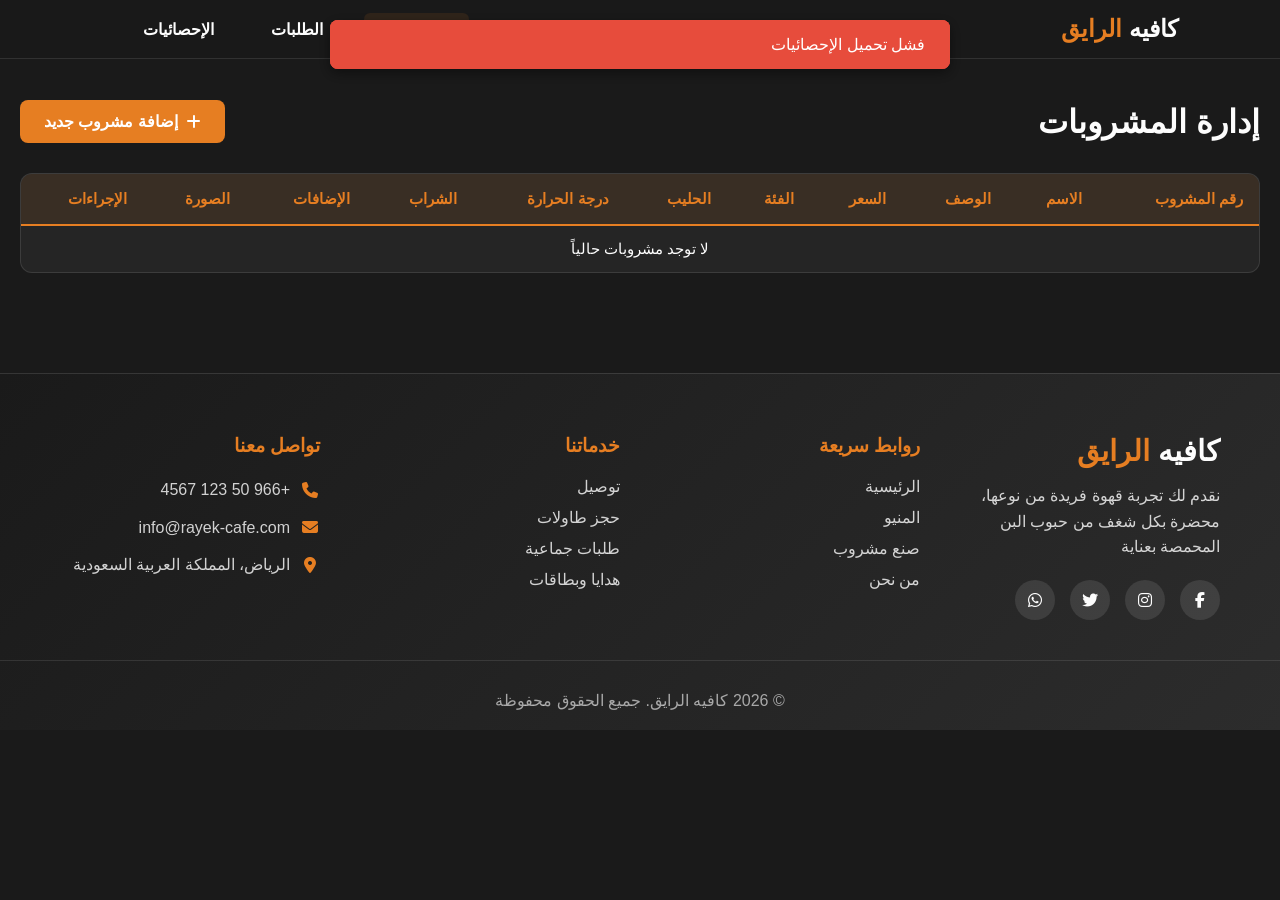
<file: Pages/admin.html>
<!DOCTYPE html>
<html lang="ar" dir="rtl">
<head>
    <meta charset="UTF-8">
    <meta name="viewport" content="width=device-width, initial-scale=1.0">
    <title>كافيه الرايق | لوحة التحكم</title>
    <link rel="stylesheet" href="../style.css">
    <link rel="stylesheet" href="https://cdnjs.cloudflare.com/ajax/libs/font-awesome/6.5.1/css/all.min.css">
    <link rel="stylesheet" href="../css/admin.css">
</head>
<body>
    <header class="navbar">
        <div class="logo"> كافيه <span>الرايق</span></div>
        <nav>
            <ul>
                <li><a href="#" class="nav-link active" data-section="drinks">المشروبات</a></li>
                <li><a href="#" class="nav-link" data-section="orders">الطلبات</a></li>
                <li><a href="#" class="nav-link" data-section="stats">الإحصائيات</a></li>
            </ul>
        </nav>
    </header>

    <main class="admin-container">
        <section class="admin-section active" id="drinks-section">
            <div class="section-header">
                <h2>إدارة المشروبات</h2>
                <button class="btn-primary" id="add-drink-btn">
                    <i class="fas fa-plus"></i> إضافة مشروب جديد
                </button>
            </div>
            
            <div class="table-container">
                <table class="admin-table">
                    <thead>
                        <tr>
                            <th>رقم المشروب</th>
                            <th>الاسم</th>
                            <th>الوصف</th>
                            <th>السعر</th>
                            <th>الفئة</th>
                            <th>الحليب</th>
                            <th>درجة الحرارة</th>
                            <th>الشراب</th>
                            <th>الإضافات</th>
                            <th>الصورة</th>
                            <th>الإجراءات</th>
                        </tr>
                    </thead>
                    <tbody id="drinks-tbody">
                    </tbody>
                </table>
            </div>
        </section>

        <section class="admin-section" id="orders-section">
            <div class="section-header">
                <h2>إدارة الطلبات</h2>
                <div class="filter-buttons">
                    <button class="filter-btn active" data-status="all">الكل</button>
                    <button class="filter-btn" data-status="preparing">قيد التحضير</button>
                    <button class="filter-btn" data-status="ready">جاهز</button>
                    <button class="filter-btn" data-status="completed">مكتمل</button>
                    <button class="filter-btn" data-status="cencel">ملغي</button>
                </div>
            </div>
            
            <div class="table-container">
                <table class="admin-table">
                    <thead>
                        <tr>
                            <th>رقم الطلب</th>
                            <th>التاريخ</th>
                            <th>العناصر</th>
                            <th>الإجمالي</th>
                            <th>الحالة</th>
                            <th>الإجراءات</th>
                        </tr>
                    </thead>
                    <tbody id="orders-tbody">
                    </tbody>
                </table>
            </div>
        </section>

        <section class="admin-section" id="stats-section" style="margin-bottom: 30%;">
            <div class="section-header">
                <h2>إحصائيات المقهى</h2>
            </div>
            
            <div class="stats-grid">
                <div class="stat-card">
                    <div class="stat-icon">
                        <i class="fas fa-shopping-cart"></i>
                    </div>
                    <div class="stat-info">
                        <h3 id="total-orders">0</h3>
                        <p>إجمالي الطلبات</p>
                    </div>
                </div>
                
                <div class="stat-card">
                    <div class="stat-icon preparing">
                        <i class="fas fa-blender"></i>
                    </div>
                    <div class="stat-info">
                        <h3 id="preparing-orders">0</h3>
                        <p>طلبات قيد التحضير</p>
                    </div>
                </div>
                
                <div class="stat-card">
                    <div class="stat-icon ready">
                        <i class="fas fa-check-circle"></i>
                    </div>
                    <div class="stat-info">
                        <h3 id="ready-orders">0</h3>
                        <p>طلبات جاهزة</p>
                    </div>
                </div>
                
                <div class="stat-card">
                    <div class="stat-icon completed">
                        <i class="fas fa-check-double"></i>
                    </div>
                    <div class="stat-info">
                        <h3 id="completed-orders">0</h3>
                        <p>طلبات مكتملة</p>
                    </div>
                </div>
                
                <div class="stat-card">
                    <div class="stat-icon cancelled">
                        <i class="fas fa-times-circle"></i>
                    </div>
                    <div class="stat-info">
                        <h3 id="cancelled-orders">0</h3>
                        <p>طلبات ملغية</p>
                    </div>
                </div>
            </div>
        </section>
    </main>

    <div class="modal" id="drink-modal">
        <div class="modal-content">
            <div class="modal-header">
                <h3 id="modal-title">إضافة مشروب جديد</h3>
                <button class="close-btn" id="close-modal">&times;</button>
            </div>
            <form id="drink-form">
                <div class="form-group">
                    <label for="drink-name">اسم المشروب</label>
                    <input type="text" id="drink-name" required>
                </div>
                
                <div class="form-group">
                    <label for="drink-description">الوصف</label>
                    <textarea id="drink-description" rows="3" required></textarea>
                </div>
                
                <div class="form-row">
                    <div class="form-group">
                        <label for="drink-price">السعر</label>
                        <input type="number" id="drink-price" step="0.1" required>
                    </div>
                    
                    <div class="form-group">
                        <label for="drink-category">الفئة</label>
                        <select id="drink-category" required>
                            <option value="سخن">ساخن</option>
                            <option value="بارد">بارد</option>
                            <option value="Coffee">قهوة</option>
                            <option value="Tea">شاي</option>
                        </select>
                    </div>
                </div>
                
                <div class="form-row">
                    <div class="form-group">
                        <label for="drink-milk">الحليب</label>
                        <select id="drink-milk" required>
                            <option value="نعم">نعم</option>
                            <option value="لا">لا</option>
                            <option value="اختياري">اختياري</option>
                        </select>
                    </div>
                    
                    <div class="form-group">
                        <label for="drink-temperature">درجة الحرارة</label>
                        <select id="drink-temperature" required>
                            <option value="ساخن">ساخن</option>
                            <option value="بارد">بارد</option>
                            <option value="فاتر">فاتر</option>
                        </select>
                    </div>
                </div>
                
                <div class="form-row">
                    <div class="form-group">
                        <label for="drink-syrup">الشراب</label>
                        <input type="text" id="drink-syrup" placeholder="فانيليا، كراميل، إلخ">
                    </div>
                    
                    <div class="form-group">
                        <label for="drink-toppings">الإضافات</label>
                        <input type="text" id="drink-toppings" placeholder="قرفة، كريمة، إلخ">
                    </div>
                </div>
                
                <div class="form-group">
                    <label for="drink-image">رابط الصورة</label>
                    <input type="url" id="drink-image" placeholder="https://example.com/image.jpg">
                </div>
                
                <div class="form-actions">
                    <button type="button" class="btn-secondary" id="cancel-btn">إلغاء</button>
                    <button type="submit" class="btn-primary">حفظ</button>
                </div>
            </form>
        </div>
    </div>

    <footer class="footer">
        <div class="footer-content">
            <div class="footer-section">
                <div class="logo"> كافيه <span>الرايق</span></div>
                <p>نقدم لك تجربة قهوة فريدة من نوعها، محضرة بكل شغف من حبوب البن المحمصة بعناية</p>
                <div class="social-links">
                    <a href="#"><i class="fab fa-facebook-f"></i></a>
                    <a href="#"><i class="fab fa-instagram"></i></a>
                    <a href="#"><i class="fab fa-twitter"></i></a>
                    <a href="#"><i class="fab fa-whatsapp"></i></a>
                </div>
            </div>
            
            <div class="footer-section">
                <h3>روابط سريعة</h3>
                <ul>
                    <li><a href="../index.html">الرئيسية</a></li>
                    <li><a href="menu.html">المنيو</a></li>
                    <li><a href="custom-drink.html">صنع مشروب</a></li>
                    <li><a href="#">من نحن</a></li>
                </ul>
            </div>
            
            <div class="footer-section">
                <h3>خدماتنا</h3>
                <ul>
                    <li><a href="#">توصيل</a></li>
                    <li><a href="#">حجز طاولات</a></li>
                    <li><a href="#">طلبات جماعية</a></li>
                    <li><a href="#">هدايا وبطاقات</a></li>
                </ul>
            </div>
            
            <div class="footer-section">
                <h3>تواصل معنا</h3>
                <div class="contact-info">
                    <p><i class="fas fa-phone"></i> +966 50 123 4567</p>
                    <p><i class="fas fa-envelope"></i> info@rayek-cafe.com</p>
                    <p><i class="fas fa-map-marker-alt"></i> الرياض، المملكة العربية السعودية</p>
                </div>
            </div>
        </div>
        
        <div class="footer-bottom">
            <p>&copy; 2026 كافيه الرايق. جميع الحقوق محفوظة</p>
        </div>
    </footer>

    <script src="../scripts/adminApi.js"></script>
    <script src="../scripts/admin-ui.js"></script>
</body>
</html>
</file>
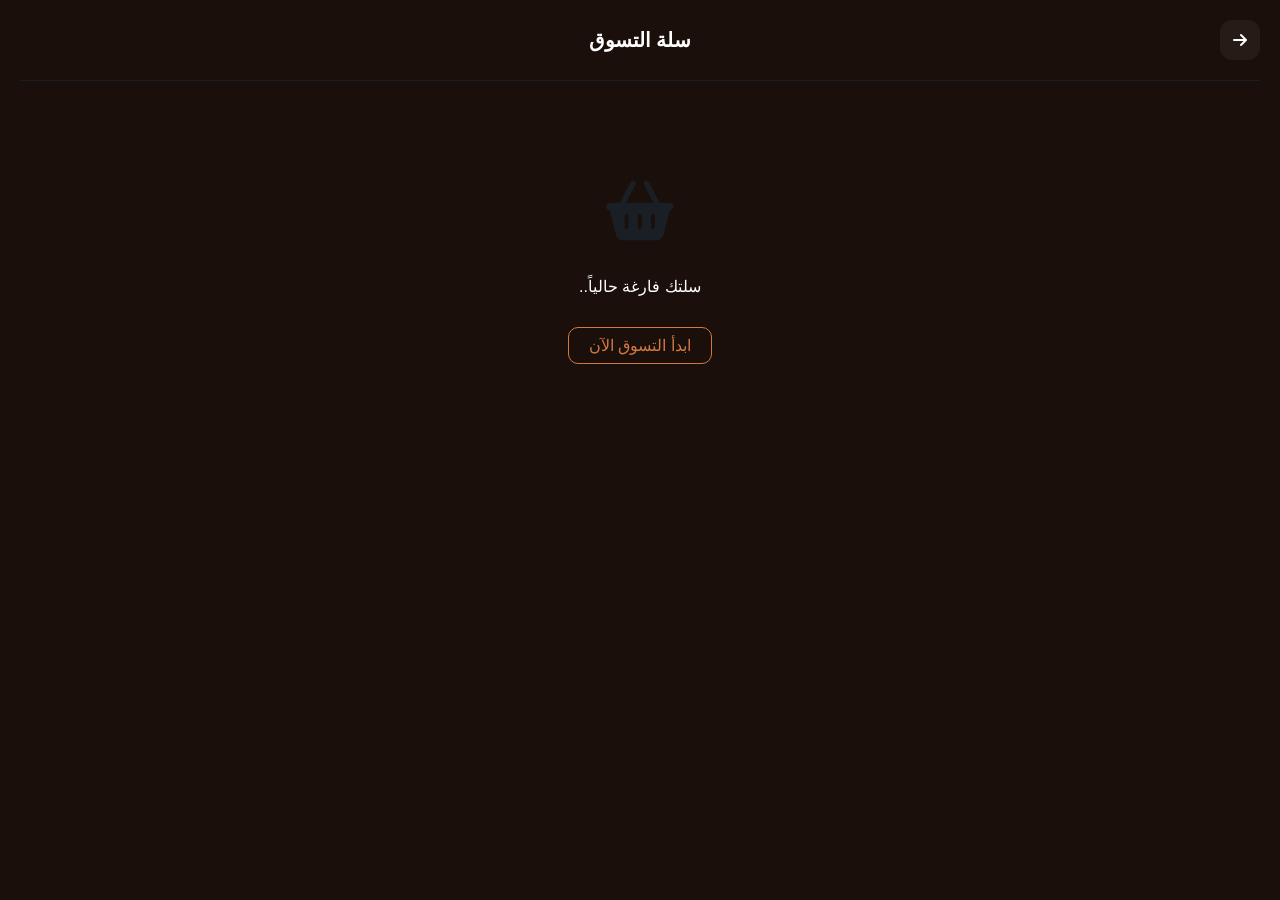
<file: Pages/cart.html>
<!DOCTYPE html>
<html lang="ar" dir="rtl">

<head>
    <meta charset="UTF-8">
    <meta name="viewport" content="width=device-width, initial-scale=1.0">
    <title>سلة التسوق</title>
    <link rel="stylesheet" href="../css/cart.css">
    <link rel="stylesheet" href="https://cdnjs.cloudflare.com/ajax/libs/font-awesome/6.0.0/css/all.min.css">
</head>

<body>

    <header class="cart-header">
        <a href="menu.html" class="back-link">
            <i class="fa-solid fa-arrow-right"></i>
        </a>
        <h1 class="carttext">سلة التسوق</h1>
        <div style="width: 40px;"></div>
    </header>

    <hr class="hr">

    <div id="cart-container"></div>

    <div id="cart-footer">
        <div class="total" id="total-price">السعر الكلي: 0 EGP</div>
        <button class="completeorder" id="checkout-btn"> إتمام الطلب </button>
    </div>

    <div id="order-modal" class="modal-overlay">
        <div class="modal-content order-form">
            <h3>تأكيد الطلب</h3>
            <p style="text-align: center; color: #8b8f94; font-size: 13px; margin-bottom: 20px;">يرجى إدخال بياناتك
                لتوصيل طلبك</p>

            <form id="checkout-form">
                <div class="input-group">
                    <label>الاسم بالكامل</label>
                    <input type="text" id="customer-name" placeholder="أدخل اسمك" required>
                </div>
                <div class="input-group">
                    <label>رقم الهاتف</label>
                    <input type="tel" id="customer-phone" placeholder="مثال: 01012345678" required>
                </div>

                <div class="modal-buttons">
                    <button type="submit" class="confirm-order-btn" id="submit-order-btn">
                        <span id="btn-text">تأكيد وإرسال</span>
                        <div id="btn-loader" class="loader-inner" style="display: none;"></div>
                    </button>
                    <button type="button" onclick="closeOrderModal()" class="cancel-btn">إلغاء</button>
                </div>
            </form>
        </div>
    </div>


    <script>
        let cart = JSON.parse(localStorage.getItem("cart")) || [];
        const cartContainer = document.getElementById("cart-container");
        const totalPriceEl = document.getElementById("total-price");
        const checkoutBtn = document.getElementById("checkout-btn");

        function showcart() {
            cartContainer.innerHTML = "";
            let total = 0;
            let totalItems = 0;

            if (cart.length === 0) {
                cartContainer.innerHTML = `
                    <div class="empty-cart">
                        <i class="fas fa-shopping-basket"></i>
                        <p>سلتك فارغة حالياً..</p>
                        <a href="menu.html" class="go-shop-btn">ابدأ التسوق الآن</a>
                    </div>
                `;
                totalPriceEl.style.display = "none";
                checkoutBtn.style.display = "none";
                document.getElementById('side-cart-count').textContent = 0;
                return;
            }

            totalPriceEl.style.display = "block";
            checkoutBtn.style.display = "block";
for (let index = 0; index < cart.length; index++) {
    let item = cart[index]; 
    total += item.price * item.quantity;
    totalItems += item.quantity;

    const itemDiv = document.createElement("div");
    itemDiv.className = "cart-item";
    itemDiv.innerHTML = `
        <img src="${item.image}" alt="${item.name}" class="cart-item-image">
        <div class="cart-item-info">
            <h4>${item.name}</h4>
            <p class="price-tag">${item.price} EGP</p>
        </div>
        <div class="quantity-controls">
            <button onclick="decreaseQty(${index})"><i class="fas fa-minus"></i></button>
            <input type="number" value="${item.quantity}" readonly class="quntitiycount">
            <button onclick="increaseQty(${index})"><i class="fas fa-plus"></i></button>
        </div>
        <button class="remove-btn" onclick="removeItem(${index})">
            <i class="fas fa-trash-alt"></i>
        </button>
    `;
    cartContainer.appendChild(itemDiv);
}
            totalPriceEl.textContent = "السعر الكلي: " + total + " EGP";
            document.getElementById('side-cart-count').textContent = totalItems;
        }

        function increaseQty(index) {
            cart[index].quantity += 1;
            updateStorage();
        }

        function decreaseQty(index) {
            if (cart[index].quantity > 1) {
                cart[index].quantity -= 1;
                updateStorage();
            }
        }

        function removeItem(index) {
            cart.splice(index, 1);
            updateStorage();
        }

        function updateStorage() {
            localStorage.setItem("cart", JSON.stringify(cart));
            showcart();
        }

        checkoutBtn.onclick = () => {
            document.getElementById("order-modal").style.display = "flex";
        };

        function closeOrderModal() {
            document.getElementById("order-modal").style.display = "none";
        }

        document.getElementById("checkout-form").onsubmit = function (e) {
            e.preventDefault();

            const btnText = document.getElementById("btn-text");
            const btnLoader = document.getElementById("btn-loader");
            const submitBtn = document.getElementById("submit-order-btn");

            btnText.style.display = "none";
            btnLoader.style.display = "block";
            submitBtn.disabled = true;

            const orderData = {
                customer_name: document.getElementById("customer-name").value,
                customer_phone: document.getElementById("customer-phone").value,
                items: cart,
                total_amount: cart.reduce((s, i) => s + (i.price * i.quantity), 0)
            };
            console.log(orderData);

            fetch("https://server.coffee.intelakah.com/api/orders", {
                method: "POST",
                headers: { "Content-Type": "application/json" },
                body: JSON.stringify(orderData)
            })
                .then(res => {
                    if (!res.ok) {
                        throw new Error("Request failed");
                    }
                    return res.json(); 
                })
                .then(data => {

                    alert("تم استلام طلبك بنجاح! سيتم التواصل معك.");
                    localStorage.removeItem("cart");
                    localStorage.setItem('order', JSON.stringify(data.order));
                    window.location.href = "order-tracking.html";

                })
                .catch(() => {
                    alert("حدث خطأ ما. يرجى المحاولة مرة أخرى.");
                })
                .finally(() => {
                    btnText.style.display = "block";
                    btnLoader.style.display = "none";
                    submitBtn.disabled = false;
                });
        };

        showcart();
    </script>
</body>

</html>
</file>
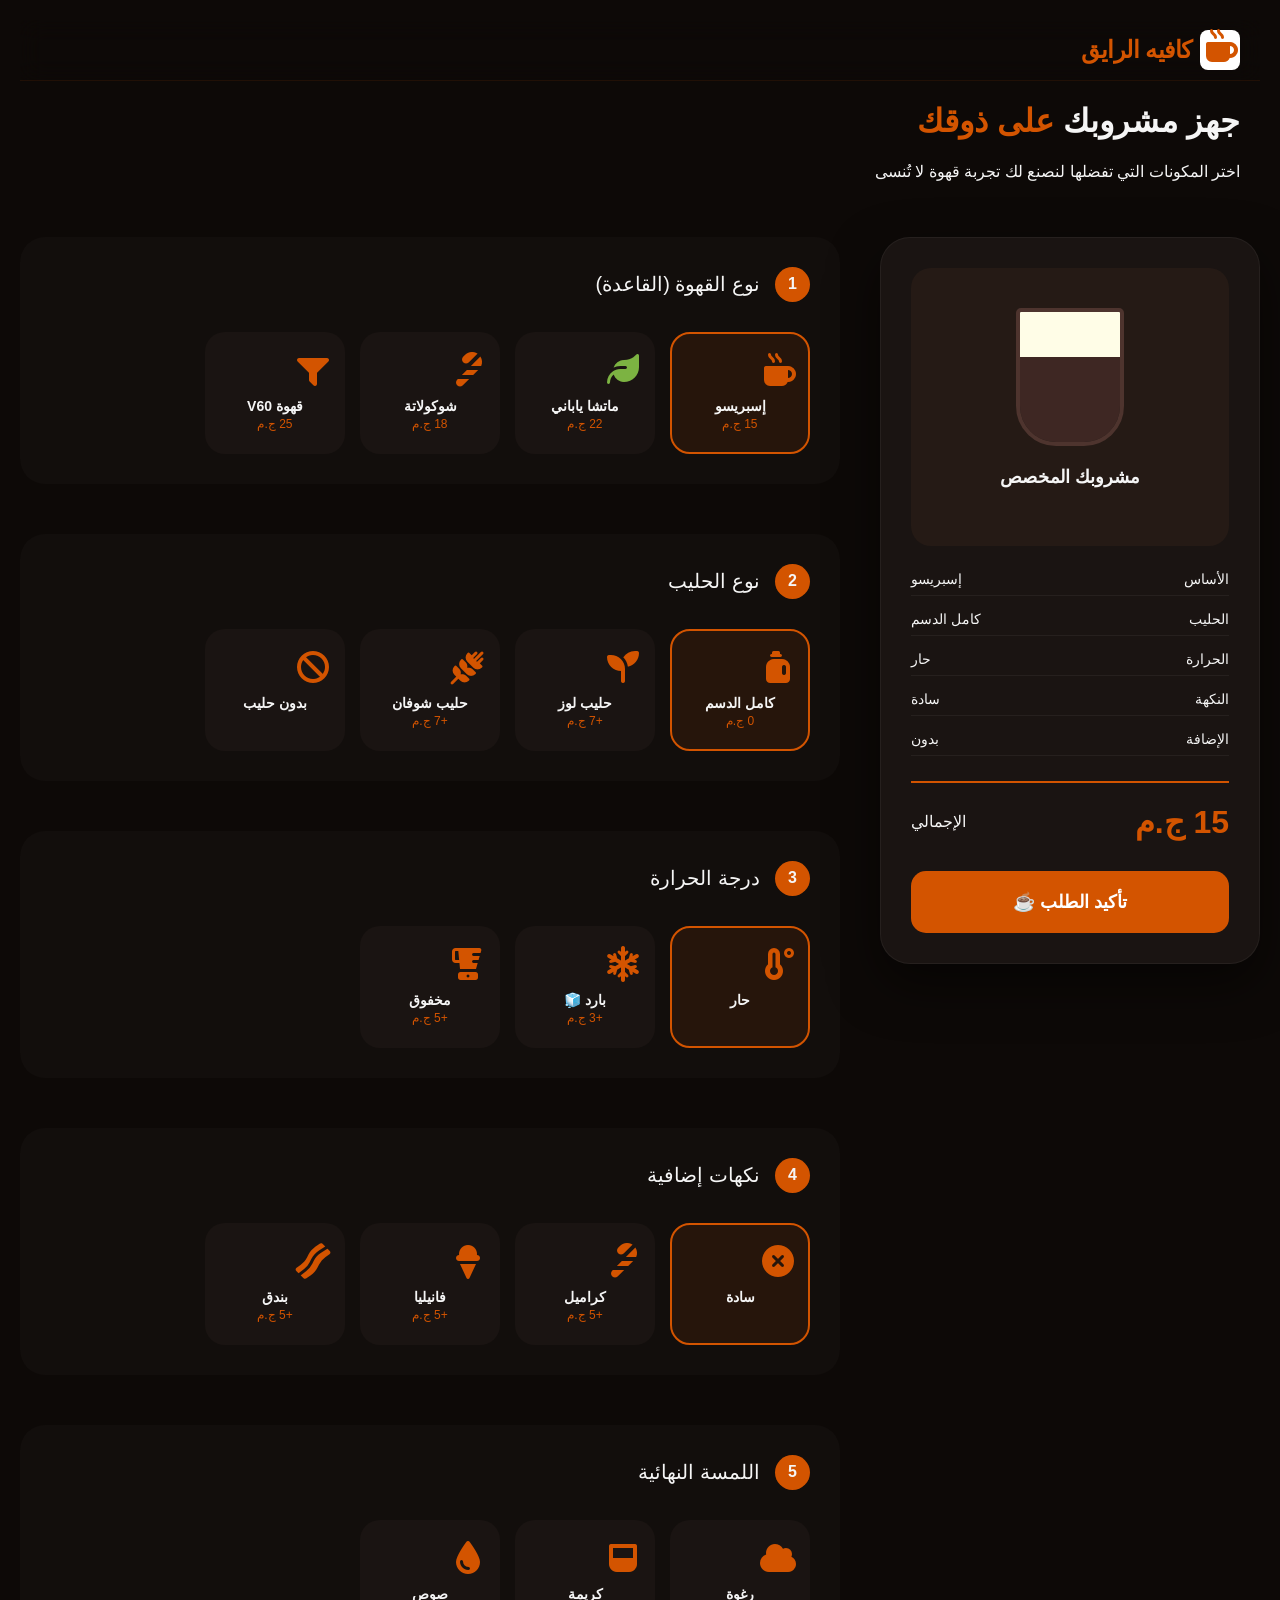
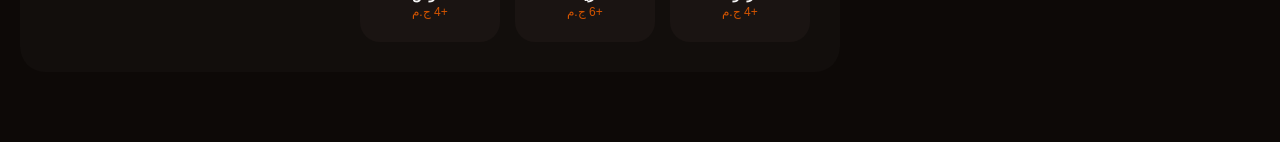
<file: Pages/custom-drink.html>
<!DOCTYPE html>
<html lang="ar" dir="rtl">

<head>
    <meta charset="UTF-8">
    <meta name="viewport" content="width=device-width, initial-scale=1.0">
    <title>كافيه الرايق</title>
    <link rel="stylesheet" href="../assets/fontawesome/css/all.min.css">
    <link rel="stylesheet" href="../css/cutom-drink-style.css">
</head>

<body>
    <nav class="main-navbar">
        <div class="nav-content">
            <div class="nav-right-section">
                <div class="logo-wrapper">
                    <div class="logo-icon">
                        <i class="icon fas fa-mug-hot"></i>
                    </div>
                    <div class="logo-text"> كافيه الرايق</div>
                </div>
            </div>
        </div>
    </nav>
    <header class="header">
        <div class="header-text">
            <h1>جهز مشروبك <span class="highlight">على ذوقك</span></h1>
            <p>اختر المكونات التي تفضلها لنصنع لك تجربة قهوة لا تُنسى</p>
        </div>
    </header>
    <div class="container">


        <div class="main-content">
            <aside class="summary-card">
                <div class="visualizer">
                    <div class="cup">
                        <div id="ice-container">
                            <div class="ice"></div>
                            <div class="ice"></div>
                            <div class="ice"></div>
                            <div class="ice"></div>
                        </div>
                        <div class="layer foam-layer" id="layer-foam"></div>
                        <div class="layer flavor-layer" id="layer-flavor"></div>
                        <div class="layer milk-layer" id="layer-milk"></div>
                        <div class="layer base-layer" id="layer-base"></div>
                    </div>
                    <h3 id="drink-title" style="margin-top:20px; font-size: 18px;">مشروبك المخصص</h3>
                </div>

                <div class="details">
                    <div class="row"><span>الأساس</span> <span id="sum-base">-</span></div>
                    <div class="row"><span>الحليب</span> <span id="sum-milk">-</span></div>
                    <div class="row"><span>الحرارة</span> <span id="sum-temp">-</span></div>
                    <div class="row"><span>النكهة</span> <span id="sum-flavor">-</span></div>
                    <div class="row"><span>الإضافة</span> <span id="sum-extra">-</span></div>
                </div>

                <div class="total-section">
                    <span class="price" id="total-price">0 ج.م</span>
                    <span>الإجمالي</span>
                </div>
                <button class="order-btn" id="order-btn">تأكيد الطلب ☕</button>
            </aside>

            <section class="options-area">

                <!-- Step 1: Base -->
                <div class="step">
                    <div class="step-title"><span>1</span> نوع القهوة (القاعدة)</div>
                    <div class="grid-options">
                        <div class="card active" data-type="base" data-name="إسبريسو" data-price="15"
                            data-color="#3e2723">
                            <i class="icon fas fa-mug-hot"></i>
                            <span class="name">إسبريسو</span><span class="cost">15 ج.م</span>
                        </div>
                        <div class="card" data-type="base" data-name="ماتشا" data-price="22" data-color="#4f7942">
                            <i class="icon fas fa-leaf" style="color: #7CB342;"></i>
                            <span class="name">ماتشا ياباني</span><span class="cost">22 ج.م</span>
                        </div>
                        <div class="card" data-type="base" data-name="شوكولاتة" data-price="18" data-color="#3d2b1f">
                            <i class="icon fas fa-candy-cane"></i>
                            <span class="name">شوكولاتة</span><span class="cost">18 ج.م</span>
                        </div>
                        <div class="card" data-type="base" data-name="V60" data-price="25" data-color="#5d4037">
                            <i class="icon fas fa-filter"></i>
                            <span class="name">قهوة V60</span><span class="cost">25 ج.م</span>
                        </div>
                    </div>
                </div>

                <!-- Step 2: Milk -->
                <div class="step">
                    <div class="step-title"><span>2</span> نوع الحليب</div>
                    <div class="grid-options">
                        <div class="card active" data-type="milk" data-name="كامل الدسم" data-price="0">
                            <i class="icon fas fa-jug-detergent"></i>
                            <span class="name">كامل الدسم</span><span class="cost">0 ج.م</span>
                        </div>
                        <div class="card" data-type="milk" data-name="حليب لوز" data-price="7">
                            <i class="icon fas fa-seedling"></i>
                            <span class="name">حليب لوز</span><span class="cost">+7 ج.م</span>
                        </div>
                        <div class="card" data-type="milk" data-name="حليب شوفان" data-price="7">
                            <i class="icon fas fa-wheat-alt"></i>
                            <span class="name">حليب شوفان</span><span class="cost">+7 ج.م</span>
                        </div>
                        <div class="card" data-type="milk" data-name="بدون حليب" data-price="0">
                            <i class="icon fas fa-ban"></i>
                            <span class="name">بدون حليب</span>
                        </div>
                    </div>
                </div>

                <!-- Step 3: Temperature -->
                <div class="step">
                    <div class="step-title"><span>3</span> درجة الحرارة</div>
                    <div class="grid-options">
                        <div class="card active" data-type="temp" data-name="حار" data-price="0">
                            <i class="icon fas fa-temperature-high"></i>
                            <span class="name">حار</span>
                        </div>
                        <div class="card" data-type="temp" data-name="بارد" data-price="3">
                            <i class="icon fas fa-snowflake"></i>
                            <span class="name">بارد 🧊</span><span class="cost">+3 ج.م</span>
                        </div>
                        <div class="card" data-type="temp" data-name="فرايب" data-price="5">
                            <i class="icon fas fa-blender"></i>
                            <span class="name">مخفوق</span><span class="cost">+5 ج.م</span>
                        </div>
                    </div>
                </div>

                <!-- Step 4: Flavors -->
                <div class="step">
                    <div class="step-title"><span>4</span> نكهات إضافية</div>
                    <div class="grid-options">
                        <div class="card active" data-type="flavor" data-name="سادة" data-price="0"
                            data-color="transparent">
                            <i class="icon fas fa-times-circle"></i>
                            <span class="name">سادة</span>
                        </div>
                        <div class="card" data-type="flavor" data-name="كراميل" data-price="5" data-color="#d4a373">
                            <i class="icon fas fa-candy-cane"></i>
                            <span class="name">كراميل</span><span class="cost">+5 ج.م</span>
                        </div>
                        <div class="card" data-type="flavor" data-name="فانيليا" data-price="5" data-color="#fefae0">
                            <i class="icon fas fa-ice-cream"></i>
                            <span class="name">فانيليا</span><span class="cost">+5 ج.م</span>
                        </div>
                        <div class="card" data-type="flavor" data-name="بندق" data-price="5" data-color="#bc6c25">
                            <i class="icon fas fa-bacon"></i>
                            <span class="name">بندق</span><span class="cost">+5 ج.م</span>
                        </div>
                    </div>
                </div>

                <!-- Step 5: Extras -->
                <div class="step">
                    <div class="step-title"><span>5</span> اللمسة النهائية</div>
                    <div class="grid-options">
                        <div class="card" data-type="extra" data-name="رغوة مكثفة" data-price="4">
                            <i class="icon fas fa-cloud"></i>
                            <span class="name">رغوة</span><span class="cost">+4 ج.م</span>
                        </div>
                        <div class="card" data-type="extra" data-name="كريمة مخفوقة" data-price="6">
                            <i class="icon fas fa-whiskey-glass"></i>
                            <span class="name">كريمة</span><span class="cost">+6 ج.م</span>
                        </div>
                        <div class="card" data-type="extra" data-name="صوص شوكولاتة" data-price="4">
                            <i class="icon fas fa-droplet"></i>
                            <span class="name">صوص</span><span class="cost">+4 ج.م</span>
                        </div>
                    </div>
                </div>
            </section>
        </div>
    </div>
    <div id="orderModal" class="modal">
        <div class="modal-content">
            <h2>بيانات العميل</h2>
            <input type="text" id="customerName" placeholder="اسم العميل" />
            <input type="tel" id="customerPhone" placeholder="رقم الهاتف" />
            <div class="btns">
                <button id="btn-close">الغاء الطلب</button>
                <button id="btn-confirm">تأكيد الطلب</button>
            </div>
        </div>
    </div>
    <script src="../scripts/custom-drink-script.js"></script>
</body>

</html>
</file>
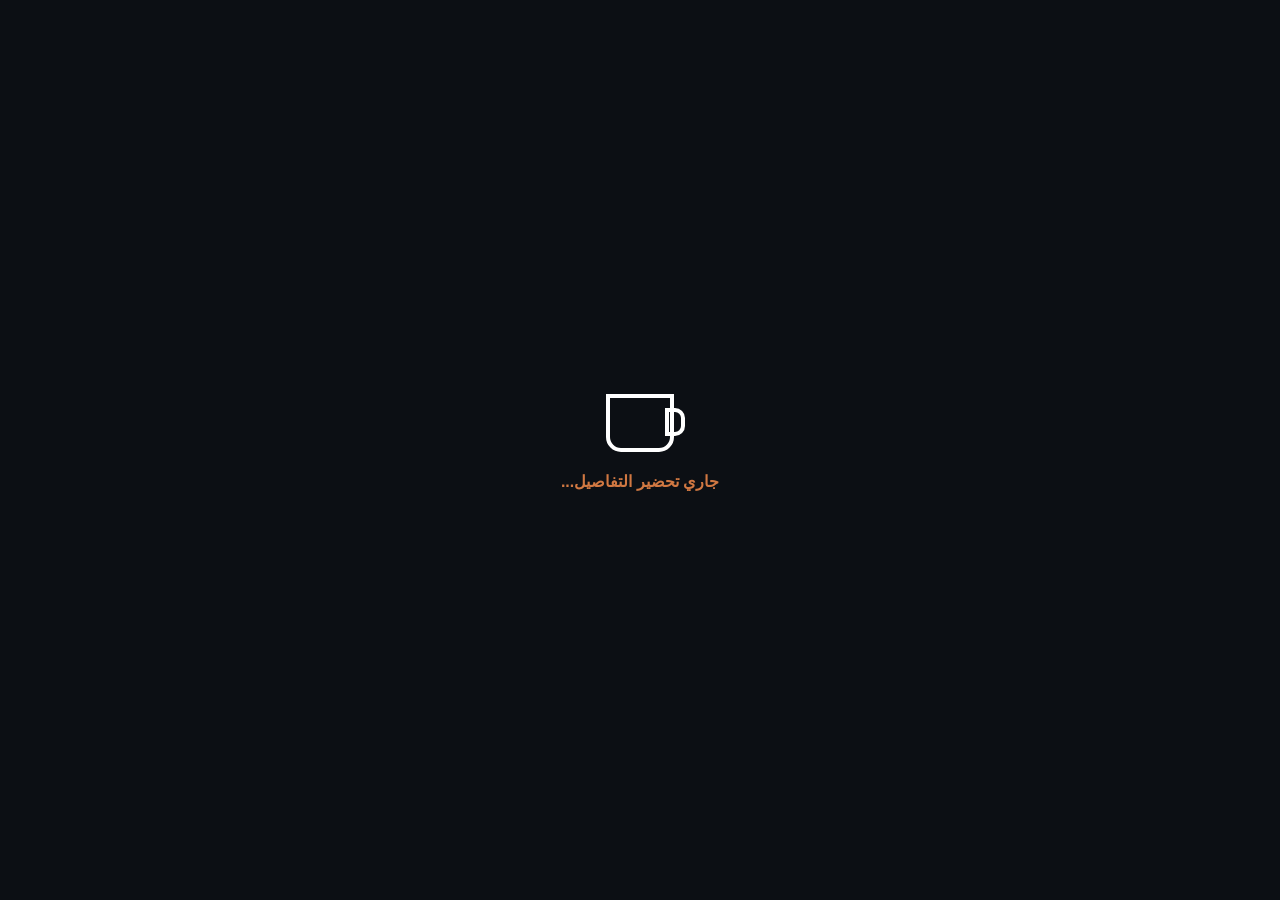
<file: Pages/details.html>
<!DOCTYPE html>
<html lang="ar">

<head>
    <meta charset="UTF-8">
    <meta name="viewport" content="width=device-width, initial-scale=1.0">
    <title>تفاصيل المشروب</title>
    <link rel="stylesheet" href="../css/details.css">
    <link rel="stylesheet" href="https://cdnjs.cloudflare.com/ajax/libs/font-awesome/6.0.0/css/all.min.css">
</head>

<body>

    <div id="main-content"></div>
    <div id="loader-wrapper">
        <div class="coffee-loader">
            <div class="cup"></div>
        </div>
        <p>جاري تحضير التفاصيل...</p>
    </div>

    <div id="confirm-modal" class="modal-overlay">
        <div class="modal-content">
            <div class="success-icon"><i class="fas fa-check-circle"></i></div>
            <h2>تمت الإضافة بنجاح!</h2>
            <p>هل تريد الذهاب إلى سلة المشتريات الآن؟</p>
            <div class="modal-buttons">
                <button onclick="window.location.href='cart.html'" class="go-to-cart">الذهاب للسلة</button>
                <button onclick="window.location.href='menu.html'" class="continue-shopping">إكمال التسوق</button>
            </div>
        </div>
        <script>
            var param = new URLSearchParams(location.search);
            var id = param.get('id');

            var Xhr = new XMLHttpRequest();
            Xhr.open("GET", "https://server.coffee.intelakah.com/api/drinks/" + id);
            Xhr.responseType = "json";
            Xhr.send();

            Xhr.onload = function () {
                var drink = Xhr.response;
                const loader = document.getElementById("loader-wrapper");
                if (loader) {
                    setTimeout(() => {
                        loader.style.display = "none";
                    }, 500);
                }
                if (!drink) {
                    document.body.innerHTML = "<h1 style='text-align:center; color:white; margin-top:50px;'>المشروب غير موجود</h1>";
                    return;
                }

                let favorites = JSON.parse(localStorage.getItem("favorites")) || [];
                let isFav = favorites.some(f => f.id == drink.id);
                const drinkHTML = `
            <div id="drink-container">
        <div class="top-controls">
            <a href="menu.html" class="back-btn"><i class="fas fa-chevron-right"></i></a>
            <button id="favorite-btn" class="fav-btn ${isFav ? 'active' : ''}">
                <i class="${isFav ? 'fas' : 'far'} fa-heart"></i>
            </button>
        </div>

        <div class="image-section">
            <img src="${drink.image}" class="drink-image" alt="${drink.name}">
        </div>
        
        <div class="content-wrapper">
            <h1 class="drink_name">${drink.name}</h1>
            <p class="drink_discrption">${drink.description}</p>
            
            <div class="info-grid">
                <div class="info-card">
                    <i class="fas fa-thermometer-half"></i>
                    <span>النكهة</span>
                    <p>${drink.syrup}</p>
                </div>
                <div class="info-card">
                    <i class="fas fa-blender"></i>
                    <span>الحليب</span>
                    <p>${drink.milk || 'بدون'}</p>
                </div>
                <div class="info-card">
                    <i class="fas fa-cookie-bite"></i>
                    <span>إضافات</span>
                    <p>${drink.toppings || 'سادة'}</p>
                </div>
            </div>

            <h4 class="drink-price">السعر : ${drink.price} EGP</h4>

            <h2 class="detilsh1">الحجم</h2>
            <div class="size-buttons">
                <div class="size-btn">كبير</div>
                <div class="size-btn active">متوسط</div>
                <div class="size-btn">صغير</div>
            </div>

            <div class="cart-controls">
                <div class="quantity-selector">
                    <button class="qty-btn" id="minus">-</button>
                    <input type="number" id="qty-input" value="1" min="1" readonly>
                    <button class="qty-btn" id="plus">+</button>
                </div>
                <button class="add-to-cart" id="addtocart">
                <i class="fa-solid fa-bag-shopping"></i>
                إضافة للسلة
                    </button>
            </div>
        </div>
    </div>

            `;
                document.getElementById("main-content").innerHTML = drinkHTML;
                document.getElementById("favorite-btn").onclick = function () {
                    let favorites = JSON.parse(localStorage.getItem("favorites")) || [];
                    let index = favorites.findIndex(f => f.id == drink.id);
                    const icon = this.querySelector('i');

                    if (index > -1) {
                        favorites.splice(index, 1); // حذف
                        this.classList.remove('active');
                        icon.className = 'far fa-heart';
                    } else {
                        favorites.push(drink); // إضافة
                        this.classList.add('active');
                        icon.className = 'fas fa-heart';
                    }
                    localStorage.setItem("favorites", JSON.stringify(favorites));
                };
                // أزرار الكمية
                document.getElementById("plus").onclick = () => {
                    let qty = document.getElementById("qty-input");
                    qty.value = parseInt(qty.value) + 1;
                };

                document.getElementById("minus").onclick = () => {
                    let qty = document.getElementById("qty-input");
                    if (qty.value > 1) qty.value = parseInt(qty.value) - 1;
                };

                document.getElementById("addtocart").onclick = function () {
                    let quantity = parseInt(document.getElementById("qty-input").value);
                    let cart = JSON.parse(localStorage.getItem("cart")) || [];
                    let exist = cart.findIndex(item => item.id === drink.id);

                    if (exist !== -1) {
                        cart[exist].quantity += quantity;
                    } else {
                        cart.push({
                            id: drink.id,
                            name: drink.name,
                            image: drink.image,
                            quantity: quantity,
                            price: drink.price
                        });
                    }
                    localStorage.setItem("cart", JSON.stringify(cart));

                    document.getElementById("confirm-modal").style.display = "flex";
                };

                function closeModal() {
                    document.getElementById("confirm-modal").style.display = "none";
                }
            }
        </script>
    </div>
</body>

</html>
</file>
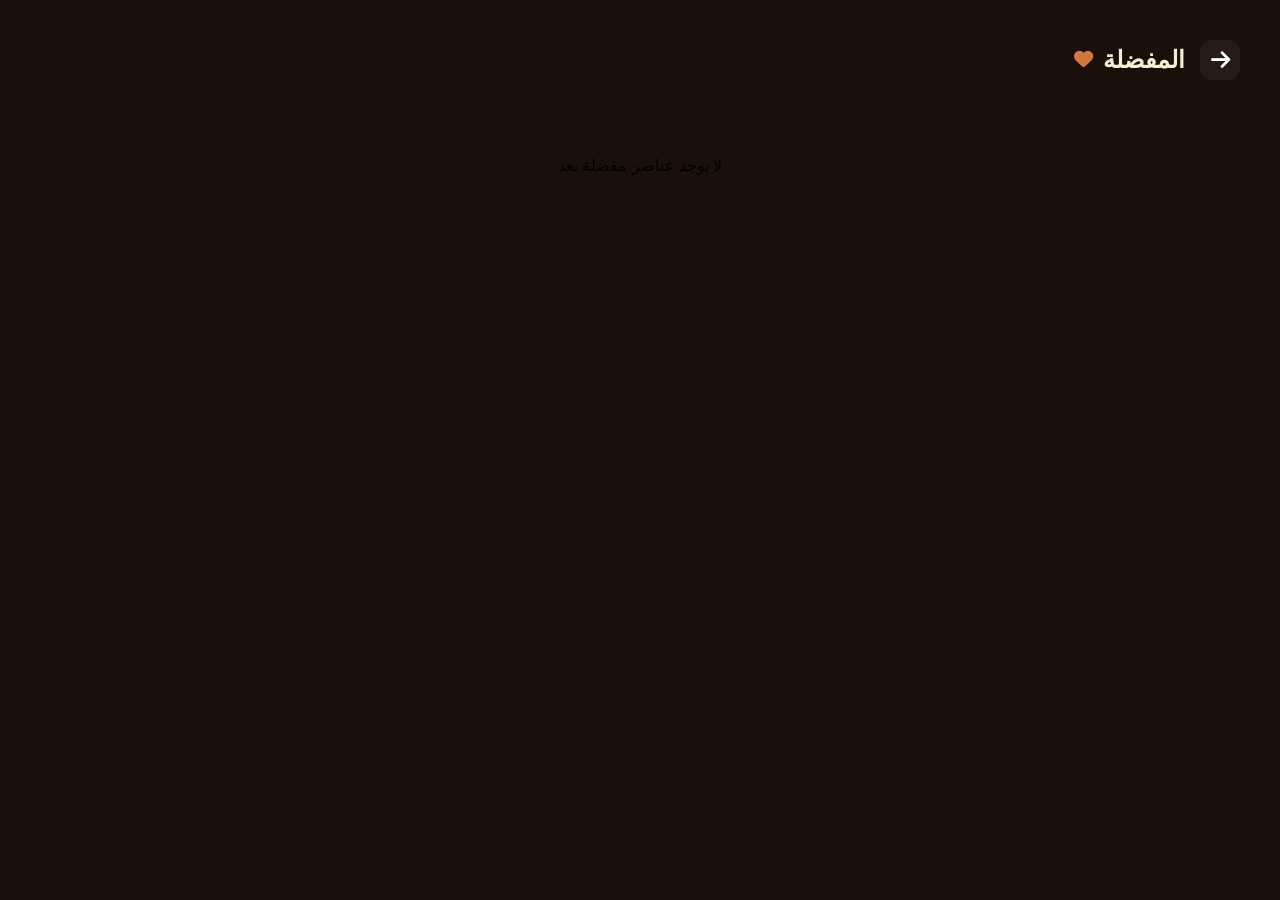
<file: Pages/fav.html>
<!DOCTYPE html>
<html lang="ar" dir="rtl">

<head>
    <meta charset="UTF-8">
    <meta name="viewport" content="width=device-width, initial-scale=1.0">
    <title>كافيه الرايق</title>
    <link rel="stylesheet" href="../css/fav.css">
    <link rel="stylesheet" href="https://cdnjs.cloudflare.com/ajax/libs/font-awesome/6.5.1/css/all.min.css">
</head>

<body>
    <header class="fav-header">
        <a href="menu.html" class="back-link">
            <i class="fa-solid fa-arrow-right"></i>
        </a>

        <h1 class="fav-title">
            المفضلة <i class="fa-solid fa-heart" style="color: #d17842; font-size: 0.8em;"></i>
        </h1>
    </header>

    <div class="favorites-container" id="favoritesContainer">
    </div>

    <script src="../scripts/fav.js"></script>

</body>

</html>
</file>
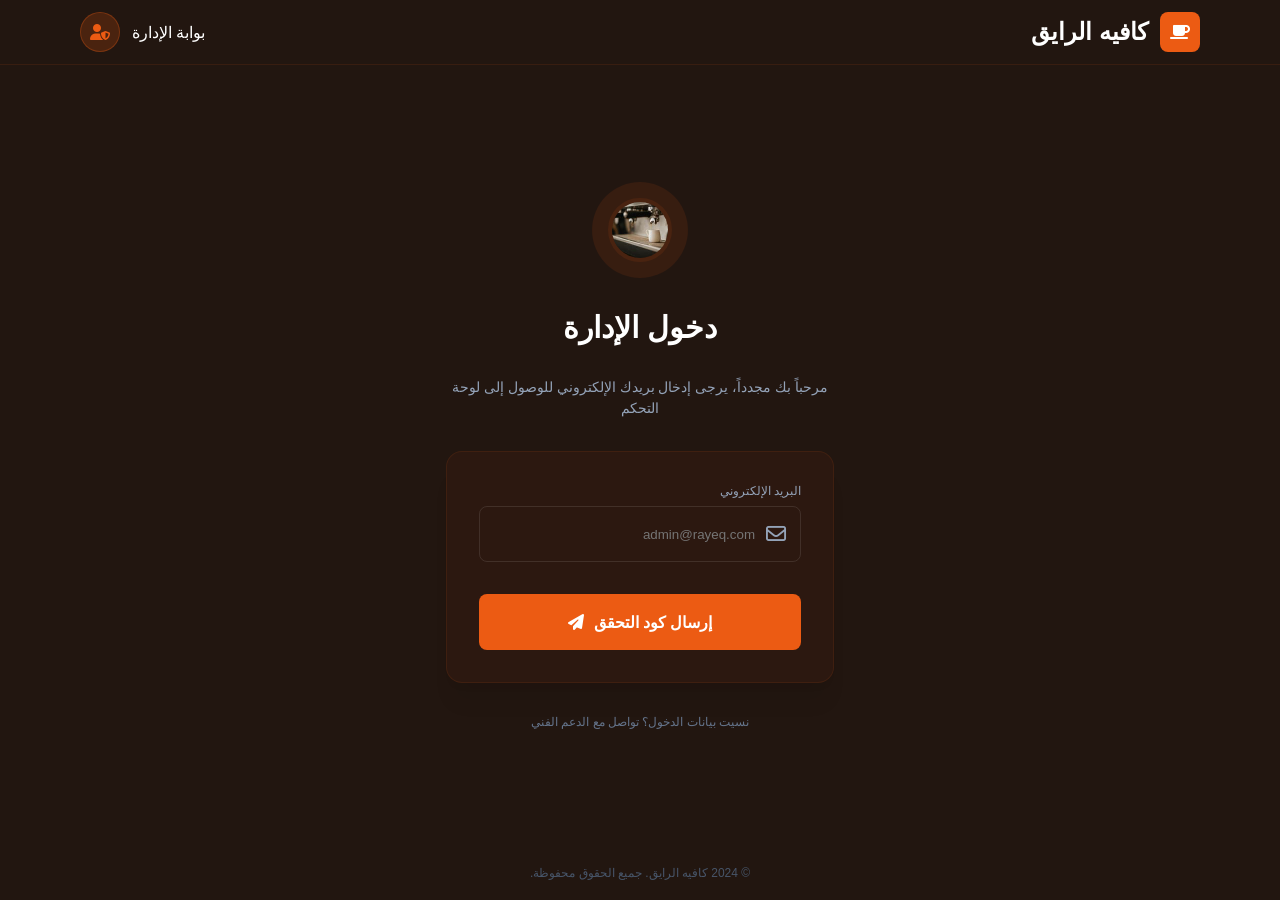
<file: Pages/login.html>
<!DOCTYPE html>
<html lang="ar" dir="rtl">
<head>
    <meta charset="UTF-8">
    <title>كافيه الرايق</title>
    <link rel="stylesheet" href="https://cdnjs.cloudflare.com/ajax/libs/font-awesome/6.5.1/css/all.min.css">
    <link rel="stylesheet" href="../css/login.css">
</head>
<body>
    <header class="main-header">
        <div class="brand">
            <div class="logo-box"><i class="fa-solid fa-mug-saucer"></i></div>
            <h2>كافيه الرايق</h2>
        </div>
        <div class="admin">
            <span>بوابة الإدارة</span>
            <div class="admin-icon"><i class="fa-solid fa-user-shield"></i></div>
        </div>
    </header>
    <main class="main-content">
        <div class="login-container">
            <div class="profile-overlay">
                <div class="image-border">
                    <img src="../assets/images/photo.jpg" alt="Profile">
                </div>
            </div>

            <h1 class="main-title">دخول الإدارة</h1>
            <p class="sub-title">مرحباً بك مجدداً، يرجى إدخال بريدك الإلكتروني للوصول إلى لوحة التحكم</p>

            <div class="form-wrapper">
                <form>
                    <div class="input-group">
                        <label>البريد الإلكتروني</label>
                        <div class="input-field">
                            <input type="email" id="email" placeholder="admin@rayeq.com">
                            <i class="fa-regular fa-envelope"></i>
                        </div>
                    </div>

                    <button type="button" id="btnSubmit" class="submit-btn">
                        إرسال كود التحقق 
                        <i class="fa-solid fa-paper-plane"></i>
                    </button>
                </form>
            </div>

            <a href="#" class="forgot-link">نسيت بيانات الدخول؟ تواصل مع الدعم الفني</a>
        </div>
    </main>

    <footer class="main-footer">
        <p class="copyright">© 2024 كافيه الرايق. جميع الحقوق محفوظة.</p>
    </footer>

</body>
</html>


    <script src="../scripts/login.js"></script>

</body>
</html>
</file>
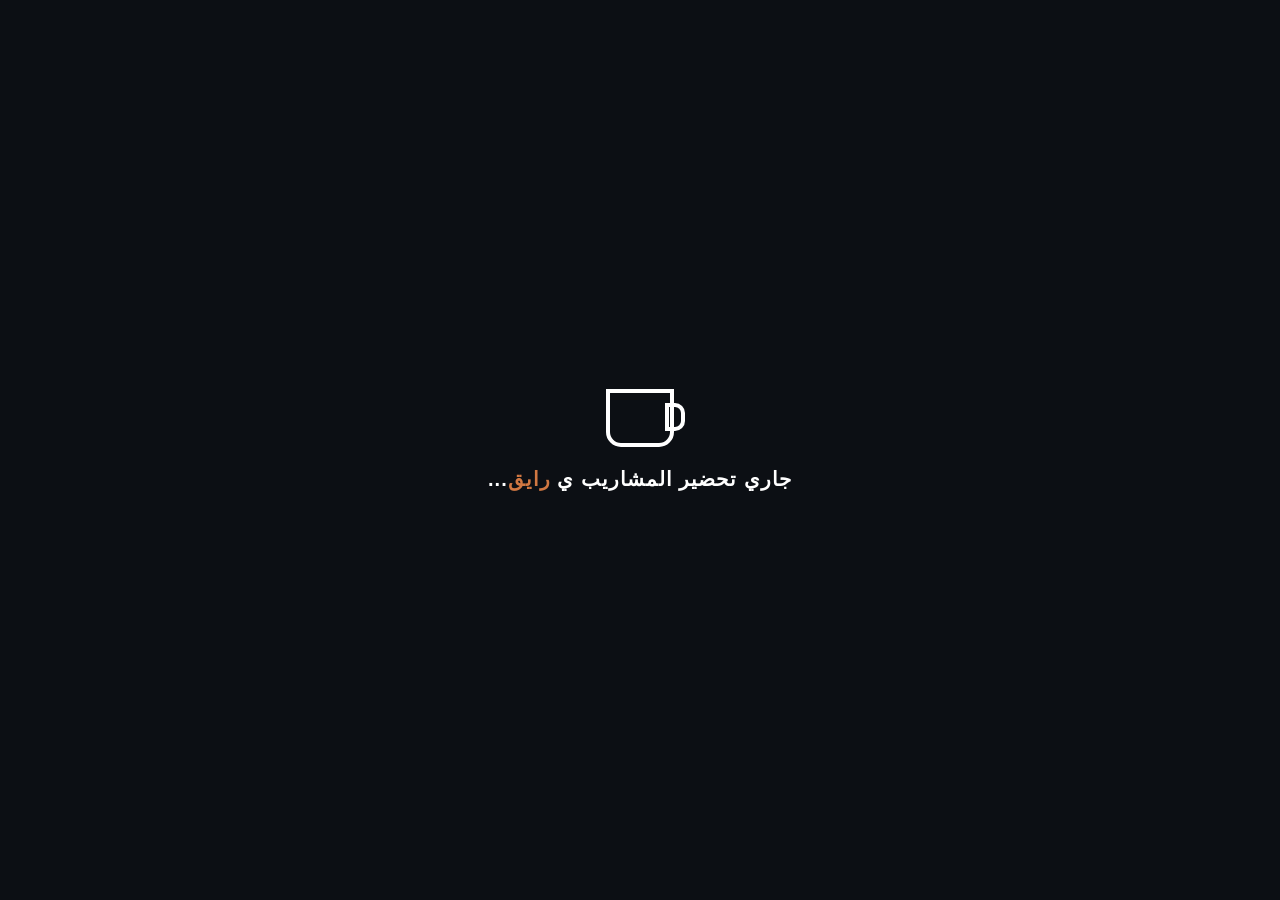
<file: Pages/menu.html>
<!DOCTYPE html>
<html lang="ar" dir="rtl">

<head>
  <meta charset="UTF-8">
  <meta name="viewport" content="width=device-width, initial-scale=1.0">
  <title>كافيه الرايق</title>
  <link rel="stylesheet" href="../css/menu.css">
  <link rel="stylesheet" href="https://cdnjs.cloudflare.com/ajax/libs/font-awesome/6.5.1/css/all.min.css">
</head>

<body>

  <nav class="navbar">
    <div class="nav-top">
      <section class="searchSection">
        <div class="searchBox">
          <i class="fa-solid fa-magnifying-glass"></i>
          <input type="search" placeholder="أبحث عن مشروبك ..." id="searchinput">
        </div>
      </section>

<div class="nav-actions">
  <button class="action-btn" id="favBtn">
    <i class="fa-solid fa-heart"></i>
    <span class="cart-badge" id="fav-count">0</span>
  </button>
  <button class="action-btn" id="cartBtn">
    <i class="fa-solid fa-bag-shopping"></i>
    <span class="cart-badge" id="cart-count">0</span>
  </button>
</div>
    </div>

    <section class="filterSection">
      <button class="buut3" id="all">
        <i class="fa-solid fa-list-ul"></i> الكل
      </button>
      <button class="butt1" id="hot">
        <i class="fa-solid fa-fire-flame-curved"></i> سخن
      </button>
      <button class="butt2" id="cold">
        <i class="fa-solid fa-snowflake"></i> بارد
      </button>
    </section>
  </nav>

  <div id="loader-wrapper">
    <div class="coffee-loader">
        <div class="cup"></div>
    </div>
    <p>جاري تحضير المشاريب ي <span>رايق</span>...</p>
</div>

  <div id="DrinksContainer"></div>

  <script src="../scripts/menu.js"></script>
</body>

</html>
</file>
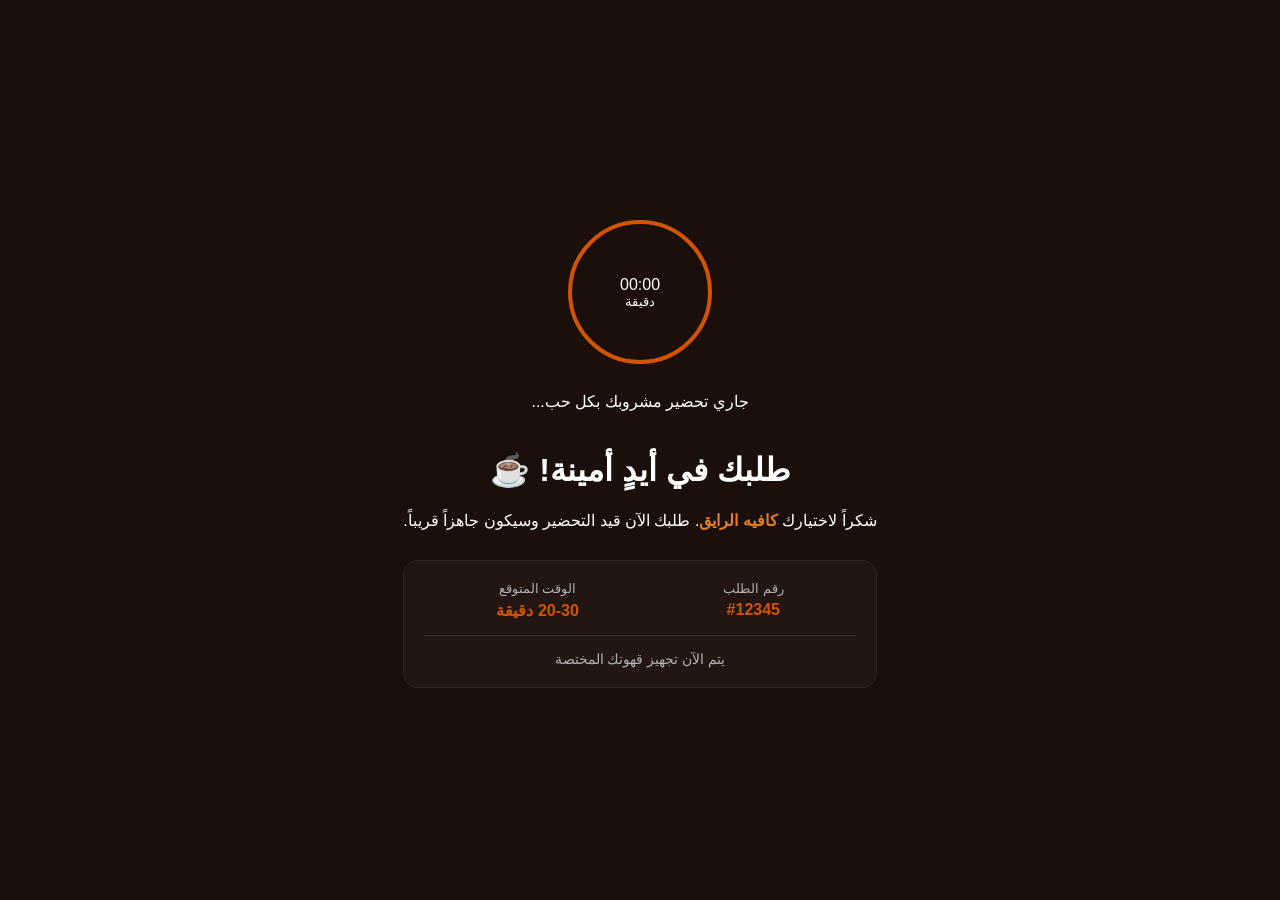
<file: Pages/order-tracking.html>
<!DOCTYPE html>
<html lang="ar" dir="rtl">
<head>
    <meta charset="UTF-8">
    <meta name="viewport" content="width=device-width, initial-scale=1.0">
    <title>كافيه الرايق</title>
    <link rel="stylesheet" href="../assets/fontawesome/css/all.min.css">
    <link rel="stylesheet" href="../css/order-tracking-style.css">
</head>
<body>
    <div class="container">
 <div class="timer-container" id="timer-container">
    <div class="circle-timer">
        <svg class="progress-ring" width="160" height="160">
            <circle class="progress-ring__circle"
                stroke="#d35400"
                stroke-width="4"
                fill="transparent"
                r="70"
                cx="80"
                cy="80"/>
        </svg>
        
        <div class="time-display">
            <span id="minutes">00</span>:<span id="seconds">00</span>
            <small>دقيقة</small>
        </div>
    </div>
    <p class="status-text">جاري تحضير مشروبك بكل حب...</p>
</div>

        <div class="message-section">
            <h1>طلبك في أيدٍ أمينة! ☕</h1>
            <p>شكراً لاختيارك <span style="color: #e67e22;font-weight: bold;">كافيه الرايق</span>. طلبك الآن قيد التحضير وسيكون جاهزاً قريباً.</p>
        </div>

        <div class="order-card">
            <div class="info-row">
                <div class="info-item">
                    <label>رقم الطلب</label>
                    <span class="value" id="orderId">#12345</span>
                </div>
                <div class="info-item">
                    <label>الوقت المتوقع</label>
                    <span class="value" id="orderTime">20-30 دقيقة</span>
                </div>
            </div>
            <div class="footer-note">
                 يتم الآن تجهيز قهوتك المختصة
            </div>
        </div>
    </div>
    <div id="readyMessage" style="display:none" class="ready-msg">
مشروبك جاهز يا رايق ☕
</div>
    <script src="../scripts/order-tracking-script.js"></script>
</body>
</html>
</file>
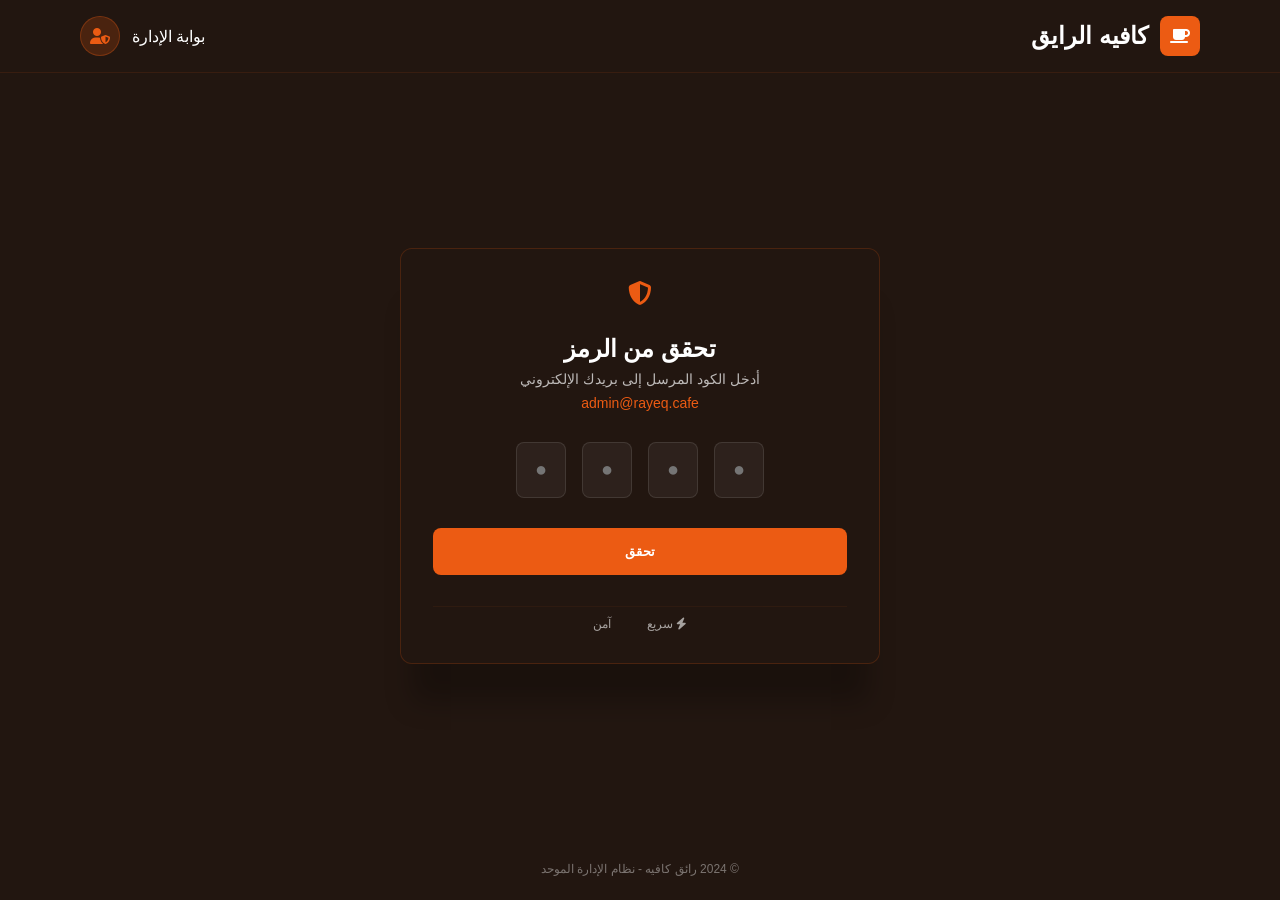
<file: Pages/verify.html>
<!DOCTYPE html>
<html lang="ar" dir="rtl">
<head>
    <meta charset="UTF-8">
    <title>كافيه الرايق</title>
    <link rel="stylesheet" href="https://cdnjs.cloudflare.com/ajax/libs/font-awesome/6.5.1/css/all.min.css">
    <link rel="stylesheet" href="../css/verify.css">
</head>

<body>
    <header class="main-header">
        <div class="brand">
            <div class="logo-box"><i class="fa-solid fa-mug-saucer"></i></div>
            <h2>كافيه الرايق</h2>
        </div>
        <div class="admin">
            <span>بوابة الإدارة</span>
            <div class="admin-icon"><i class="fa-solid fa-user-shield"></i></div>
        </div>
    </header>

    <main class="content-area">
        <div class="auth-card">
            <i class="fa-solid fa-shield-halved main-icon"></i>
            <div class="text-group">
                <h1>تحقق من الرمز</h1>
                <p>أدخل الكود المرسل إلى بريدك الإلكتروني</p>
                <span class="email">admin@rayeq.cafe</span>
            </div>

            <div class="otp-group">
                <input type="text" maxlength="1" placeholder="●">
                <input type="text" maxlength="1" placeholder="●">
                <input type="text" maxlength="1" placeholder="●">
                <input type="text" maxlength="1" placeholder="●">
            </div>

            <button class="btn-submit">تحقق</button>
            <div class="card-footer">
                <div><i class="fa-solid fa-bolt"></i> سريع</div>
                <div><i class="fa-solid fa-shield-check"></i> آمن</div>
            </div>
        </div>
    </main>

    <footer class="page-footer">© 2024 رائق كافيه - نظام الإدارة الموحد</footer>
    <script src="../scripts/verify.js"></script>

</body>

</html>
</file>
<file: style.css>
:root {
    --primary-color: #e67e22;
    --dark-color: #1a1a1a;
    --light-color: #fdfdfd;
    --glass-bg: rgba(255, 255, 255, 0.1);
}

* {
    margin: 0;
    padding: 0;
    box-sizing: border-box;
    font-family: 'Cairo', sans-serif;
}

body {
    background-color: var(--dark-color);
    color: var(--light-color);
    overflow-x: hidden;
}

.navbar {
    display: flex;
    justify-content: space-between;
    align-items: center;
    padding: 20px 8%;
    position: absolute;
    width: 100%;
    z-index: 100;
}

.logo {
    font-size: 1.5rem;
    font-weight: 900;
}

.logo span {
    color: var(--primary-color);
}

nav ul {
    display: flex;
    list-style: none;
}

nav ul li {
    margin-left: 25px;
}

nav ul li a {
    text-decoration: none;
    color: var(--light-color);
    font-weight: 600;
    transition: 0.3s;
}

nav ul li a:hover {
    color: var(--primary-color);
}

.hero-section {
    height: 100vh;
    width: 100%;
    display: flex;
    align-items: center;
    justify-content: center;
    text-align: center;
    position: relative;
}

.overlay {
    position: absolute;
    top: 0;
    left: 0;
    width: 100%;
    height: 100%;
    background: linear-gradient(to bottom, rgba(0, 0, 0, 0.265), rgba(0,0,0,0.2));
}

.hero-content {
    position: relative;
    z-index: 1;
    max-width: 800px;
    padding: 20px;
}

.badge {
    background: var(--glass-bg);
    backdrop-filter: blur(5px);
    display: inline-block;
    padding: 5px 20px;
    border-radius: 50px;
    border: 1px solid rgba(255,255,255,0.2);
    margin-bottom: 20px;
    font-size: 0.9rem;
}

.main-title {
    font-size: clamp(2.5rem, 8vw, 4.5rem); 
    line-height: 1.2;
    margin-bottom: 20px;
    font-weight: 900;
}

.highlight {
    color: var(--primary-color);
    text-shadow: 2px 2px 10px rgba(230, 126, 34, 0.3);
}

.description {
    font-size: 1.2rem;
    margin-bottom: 40px;
    opacity: 0.9;
    line-height: 1.8;
}

.cta-buttons {
    display: flex;
    gap: 20px;
    justify-content: center;
}

button {
    padding: 15px 35px;
    border-radius: 8px;
    border: none;
    font-size: 1.1rem;
    font-weight: 700;
    cursor: pointer;
    transition: all 0.3s ease;
}

.btn-primary {
    background-color: var(--primary-color);
    color: white;
}

.btn-primary:hover {
    background-color: #d35400;
    transform: translateY(-3px);
    box-shadow: 0 10px 20px rgba(0,0,0,0.3);
}

.btn-secondary {
    background-color: transparent;
    color: white;
    border: 2px solid white;
}

.btn-secondary:hover {
    background-color: white;
    color: black;
}
#coffee-beans-3d {
    position: absolute;
    top: 50%;
    left: 50%;
    transform: translate(-50%, -50%);
    width: 200px;
    height: 200px;
}

#steam-3d {
    position: absolute;
    top: 40%;
    left: 50%;
    transform: translate(-50%, -50%);
    width: 100px;
    height: 100px;
}

@keyframes rotate-beans {
    0% {
        transform: rotateY(0deg);
    }
    100% {
        transform: rotateY(360deg);
    }
}

@keyframes float-beans {
    0% {
        transform: translateY(0px);
    }
    50% {
        transform: translateY(-20px);
    }
    100% {
        transform: translateY(0px);
    }
}

@keyframes steam-rise {
    0% {
        opacity: 0;
        transform: translateY(0px);
    }
    50% {
        opacity: 1;
        transform: translateY(-50px);
    }
    100% {
        opacity: 0;
        transform: translateY(-100px);
    }
}
#canvas-container {
    position: absolute;
    top: 0;
    left: 0;
    width: 100%;
    height: 100%;
    z-index: 0; 
    pointer-events: none; 
}

.hero-content {
    pointer-events: all;
    z-index: 10;
}

.main-title {
    animation: floatingText 3s ease-in-out infinite;
}

@keyframes floatingText {
    0%, 100% { transform: translateY(0); }
    50% { transform: translateY(-10px); }
}
@media (max-width: 768px) {
    .cta-buttons {
        flex-direction: column;
    }
    nav {
        display: none; 
    }
}
</file>
<file: css/admin.css>
body {
    background-color: var(--dark-color);
    color: var(--light-color);
    font-family: 'Cairo', sans-serif;
    direction: rtl;
    padding-top: 80px;
}

.navbar {
    position: fixed;
    top: 0;
    left: 0;
    right: 0;
    background: rgba(26, 26, 26, 0.95);
    backdrop-filter: blur(10px);
    z-index: 1000;
    padding: 15px 8%;
    border-bottom: 1px solid rgba(255, 255, 255, 0.1);
}

.navbar nav ul {
    display: flex;
    list-style: none;
    margin: 0;
    padding: 0;
}

.navbar nav ul li {
    margin-left: 25px;
}

.navbar nav ul li a {
    text-decoration: none;
    color: var(--light-color);
    font-weight: 600;
    transition: 0.3s;
    padding: 8px 16px;
    border-radius: 6px;
}

.navbar nav ul li a:hover,
.navbar nav ul li a.active {
    color: var(--primary-color);
    background: rgba(230, 126, 34, 0.1);
}

.admin-container {
    max-width: 1400px;
    margin: 0 auto;
    padding: 20px;
}

.admin-section {
    display: none;
    animation: fadeIn 0.3s ease-in-out;
}

.admin-section.active {
    display: block;
}

@keyframes fadeIn {
    from { opacity: 0; transform: translateY(20px); }
    to { opacity: 1; transform: translateY(0); }
}

.section-header {
    display: flex;
    justify-content: space-between;
    align-items: center;
    margin-bottom: 30px;
    flex-wrap: wrap;
    gap: 20px;
}

.section-header h2 {
    font-size: 2rem;
    font-weight: 700;
    color: var(--light-color);
}

.btn-primary {
    background-color: var(--primary-color);
    color: white;
    border: none;
    padding: 12px 24px;
    border-radius: 8px;
    font-size: 1rem;
    font-weight: 600;
    cursor: pointer;
    transition: all 0.3s ease;
    display: flex;
    align-items: center;
    gap: 8px;
}

.btn-primary:hover {
    background-color: #d35400;
    transform: translateY(-2px);
    box-shadow: 0 8px 16px rgba(230, 126, 34, 0.3);
}

.btn-secondary {
    background-color: transparent;
    color: var(--light-color);
    border: 2px solid var(--light-color);
    padding: 12px 24px;
    border-radius: 8px;
    font-size: 1rem;
    font-weight: 600;
    cursor: pointer;
    transition: all 0.3s ease;
}

.btn-secondary:hover {
    background-color: var(--light-color);
    color: var(--dark-color);
}

.filter-buttons {
    display: flex;
    gap: 10px;
    flex-wrap: wrap;
}

.filter-btn {
    background-color: transparent;
    color: var(--light-color);
    border: 1px solid rgba(255, 255, 255, 0.3);
    padding: 8px 16px;
    border-radius: 20px;
    font-size: 0.9rem;
    cursor: pointer;
    transition: all 0.3s ease;
}

.filter-btn:hover,
.filter-btn.active {
    background-color: var(--primary-color);
    border-color: var(--primary-color);
    color: white;
}

.table-container {
    background: rgba(255, 255, 255, 0.05);
    border-radius: 12px;
    overflow: hidden;
    border: 1px solid rgba(255, 255, 255, 0.1);
}

.admin-table {
    width: 100%;
    border-collapse: collapse;
    font-size: 0.95rem;
}

.admin-table th {
    background: rgba(230, 126, 34, 0.1);
    color: var(--primary-color);
    padding: 16px;
    text-align: right;
    font-weight: 600;
    border-bottom: 2px solid var(--primary-color);
}

.admin-table td {
    padding: 14px 16px;
    border-bottom: 1px solid rgba(255, 255, 255, 0.1);
    vertical-align: middle;
}

.admin-table tbody tr:hover {
    background: rgba(255, 255, 255, 0.05);
}

.admin-table tbody tr:last-child td {
    border-bottom: none;
}

.drink-image {
    width: 50px;
    height: 50px;
    border-radius: 8px;
    object-fit: cover;
    border: 2px solid rgba(255, 255, 255, 0.1);
}

.action-buttons {
    position: relative;
    display: flex;
    justify-content: center;
}

.action-btn {
    background: none;
    border: none;
    color: rgba(255, 255, 255, 0.7);
    cursor: pointer;
    padding: 8px 12px;
    border-radius: 6px;
    transition: all 0.3s ease;
    font-size: 1.1rem;
}

.action-btn:hover {
    background: rgba(255, 255, 255, 0.1);
    color: var(--primary-color);
}

.action-btn.more-options {
    color: rgba(255, 255, 255, 0.6);
}

.action-btn.more-options:hover {
    color: var(--primary-color);
    background: rgba(230, 126, 34, 0.1);
}

.dropdown-menu {
    position: absolute;
    top: 100%;
    left: 50%;
    transform: translateX(-50%);
    background: var(--dark-color);
    border: 1px solid rgba(255, 255, 255, 0.2);
    border-radius: 8px;
    min-width: 180px;
    z-index: 1000;
    opacity: 0;
    visibility: hidden;
    transition: all 0.3s ease;
    box-shadow: 0 8px 32px rgba(0, 0, 0, 0.3);
    margin-top: 5px;
}

.dropdown-menu.active {
    opacity: 1;
    visibility: visible;
    transform: translateX(-50%) translateY(5px);
}

.dropdown-item {
    display: flex;
    align-items: center;
    gap: 12px;
    width: 100%;
    padding: 12px 16px;
    background: none;
    border: none;
    color: var(--light-color);
    text-align: right;
    cursor: pointer;
    transition: all 0.3s ease;
    font-size: 0.95rem;
    font-weight: 500;
}

.dropdown-item:hover {
    background: rgba(230, 126, 34, 0.1);
    color: var(--primary-color);
}

.dropdown-item.delete {
    color: #e74c3c;
}

.dropdown-item.delete:hover {
    background: rgba(231, 76, 60, 0.1);
    color: #e74c3c;
}

.dropdown-item i {
    width: 16px;
    text-align: center;
}

.order-details-modal {
    padding: 20px;
}

.order-header {
    display: flex;
    justify-content: space-between;
    align-items: center;
    margin-bottom: 25px;
    padding-bottom: 15px;
    border-bottom: 1px solid rgba(255, 255, 255, 0.1);
}

.order-header h3 {
    margin: 0;
    color: var(--light-color);
    font-size: 1.4rem;
}

.order-info {
    margin-bottom: 25px;
}

.info-row {
    display: flex;
    justify-content: space-between;
    align-items: center;
    padding: 12px 0;
    border-bottom: 1px solid rgba(255, 255, 255, 0.05);
}

.info-row:last-child {
    border-bottom: none;
}

.info-row label {
    font-weight: 600;
    color: rgba(255, 255, 255, 0.8);
}

.total-price {
    font-weight: 700;
    color: var(--primary-color);
    font-size: 1.1rem;
}

.order-items h4 {
    margin: 0 0 15px 0;
    color: var(--light-color);
    font-size: 1.1rem;
}

.item-row {
    display: flex;
    justify-content: space-between;
    align-items: center;
    padding: 10px 0;
    border-bottom: 1px solid rgba(255, 255, 255, 0.05);
}

.item-row:last-child {
    border-bottom: none;
}

.item-name {
    flex: 1;
    color: var(--light-color);
}

.item-quantity {
    color: rgba(255, 255, 255, 0.7);
    margin: 0 15px;
}

.item-total {
    font-weight: 600;
    color: var(--primary-color);
}

.status-update-modal {
    padding: 30px;
}

.status-header {
    text-align: center;
    margin-bottom: 25px;
}

.status-header h3 {
    margin: 0;
    color: var(--light-color);
    font-size: 1.3rem;
}

.current-status,
.new-status,
.order-type {
    margin-bottom: 20px;
}

.current-status label,
.new-status label,
.order-type label {
    display: block;
    margin-bottom: 8px;
    font-weight: 600;
    color: rgba(255, 255, 255, 0.8);
}

.current-status {
    display: flex;
    justify-content: space-between;
    align-items: center;
    padding: 15px;
    background: rgba(255, 255, 255, 0.05);
    border-radius: 8px;
    border: 1px solid rgba(255, 255, 255, 0.1);
}

.status-select,
.type-select {
    width: 100%;
    padding: 12px 16px;
    border: 2px solid rgba(255, 255, 255, 0.2);
    border-radius: 8px;
    background: rgba(255, 255, 255, 0.05);
    color: var(--light-color);
    font-family: 'Cairo', sans-serif;
    font-size: 1rem;
    transition: all 0.3s ease;
    cursor: pointer;
}

.status-select:focus,
.type-select:focus {
    outline: none;
    border-color: var(--primary-color);
    background: rgba(255, 255, 255, 0.1);
}

.status-select option,
.type-select option {
    background: var(--dark-color);
    color: var(--light-color);
    padding: 10px;
}

.status-actions {
    display: flex;
    gap: 12px;
    justify-content: center;
    margin-top: 25px;
}

.status-actions .btn-primary {
    background: var(--primary-color);
}

.status-actions .btn-primary:hover {
    background: #d35400;
}

.status-actions .btn-secondary {
    background: transparent;
    border: 2px solid rgba(255, 255, 255, 0.3);
    color: var(--light-color);
}

.status-actions .btn-secondary:hover {
    background: rgba(255, 255, 255, 0.1);
    border-color: rgba(255, 255, 255, 0.5);
}

.delete-modal {
    text-align: center;
    padding: 30px;
}

.delete-icon {
    width: 60px;
    height: 60px;
    background: rgba(231, 76, 60, 0.1);
    border-radius: 50%;
    display: flex;
    align-items: center;
    justify-content: center;
    margin: 0 auto 20px;
    color: #e74c3c;
    font-size: 1.5rem;
}

.delete-modal h3 {
    margin: 0 0 15px 0;
    color: var(--light-color);
    font-size: 1.3rem;
}

.delete-modal p {
    margin: 0 0 10px 0;
    color: rgba(255, 255, 255, 0.8);
    line-height: 1.6;
}

.warning-text {
    color: #e74c3c !important;
    font-size: 0.9rem;
}

.modal-actions {
    display: flex;
    gap: 12px;
    justify-content: center;
    margin-top: 25px;
}

.modal-actions .btn-primary {
    background: #e74c3c;
}

.modal-actions .btn-primary:hover {
    background: #c0392b;
}

.modal-actions .btn-secondary {
    background: transparent;
    border: 2px solid rgba(255, 255, 255, 0.3);
    color: var(--light-color);
}

.modal-actions .btn-secondary:hover {
    background: rgba(255, 255, 255, 0.1);
    border-color: rgba(255, 255, 255, 0.5);
}

.modal-body {
    max-height: 70vh;
    overflow-y: auto;
}

.modal-body::-webkit-scrollbar {
    width: 6px;
}

.modal-body::-webkit-scrollbar-track {
    background: rgba(255, 255, 255, 0.05);
    border-radius: 3px;
}

.modal-body::-webkit-scrollbar-thumb {
    background: var(--primary-color);
    border-radius: 3px;
}

.modal-body::-webkit-scrollbar-thumb:hover {
    background: #d35400;
}

.status-badge {
    padding: 6px 12px;
    border-radius: 20px;
    font-size: 0.85rem;
    font-weight: 600;
    text-align: center;
    min-width: 80px;
}

.status-pending {
    background: rgba(255, 193, 7, 0.2);
    color: #ffc107;
    border: 1px solid #ffc107;
}

.status-preparing {
    background: rgba(52, 152, 219, 0.2);
    color: #3498db;
    border: 1px solid #3498db;
}

.status-ready {
    background: rgba(46, 204, 113, 0.2);
    color: #2ecc71;
    border: 1px solid #2ecc71;
}

.status-completed {
    background: rgba(155, 89, 182, 0.2);
    color: #9b59b6;
    border: 1px solid #9b59b6;
}

.stats-grid {
    display: grid;
    grid-template-columns: repeat(auto-fit, minmax(250px, 1fr));
    gap: 20px;
    margin-top: 30px;
}

.stat-card {
    background: rgba(255, 255, 255, 0.05);
    border: 1px solid rgba(255, 255, 255, 0.1);
    border-radius: 12px;
    padding: 24px;
    display: flex;
    align-items: center;
    gap: 20px;
    transition: all 0.3s ease;
}

.stat-card:hover {
    transform: translateY(-5px);
    box-shadow: 0 10px 30px rgba(0, 0, 0, 0.3);
    border-color: var(--primary-color);
}

.stat-icon {
    width: 60px;
    height: 60px;
    border-radius: 12px;
    display: flex;
    align-items: center;
    justify-content: center;
    font-size: 1.5rem;
    background: var(--primary-color);
    color: white;
}

.stat-icon.pending {
    background: #ffc107;
}

.stat-icon.preparing {
    background: #3498db;
}

.stat-icon.ready {
    background: #2ecc71;
}

.stat-icon.completed {
    background: #9b59b6;
}

.stat-info h3 {
    font-size: 2rem;
    font-weight: 700;
    margin: 0 0 8px 0;
    color: var(--light-color);
}

.stat-info p {
    margin: 0;
    color: rgba(255, 255, 255, 0.7);
    font-size: 0.95rem;
}

.modal {
    display: none;
    position: fixed;
    top: 0;
    left: 0;
    width: 100%;
    height: 100%;
    background: rgba(0, 0, 0, 0.8);
    z-index: 2000;
    align-items: center;
    justify-content: center;
    padding: 20px;
}

.modal.active {
    display: flex;
}

.modal-content {
    background: var(--dark-color);
    border: 1px solid rgba(255, 255, 255, 0.1);
    border-radius: 12px;
    max-width: 600px;
    width: 100%;
    max-height: 90vh;
    overflow-y: auto;
}

.modal-header {
    display: flex;
    justify-content: space-between;
    align-items: center;
    padding: 20px 24px;
    border-bottom: 1px solid rgba(255, 255, 255, 0.1);
}

.modal-header h3 {
    margin: 0;
    color: var(--light-color);
    font-size: 1.5rem;
}

.close-btn {
    background: none;
    border: none;
    color: var(--light-color);
    font-size: 1.5rem;
    cursor: pointer;
    padding: 8px;
    border-radius: 6px;
    transition: all 0.3s ease;
}

.close-btn:hover {
    background: rgba(255, 255, 255, 0.1);
    color: var(--primary-color);
}

#drink-form {
    padding: 24px;
}

.form-group {
    margin-bottom: 20px;
}

.form-group label {
    display: block;
    margin-bottom: 8px;
    color: var(--light-color);
    font-weight: 600;
}

.form-group input,
.form-group textarea,
.form-group select {
    width: 100%;
    padding: 12px;
    border: 1px solid rgba(255, 255, 255, 0.2);
    border-radius: 8px;
    background: rgba(255, 255, 255, 0.05);
    color: var(--light-color);
    font-family: 'Cairo', sans-serif;
    font-size: 1rem;
    transition: all 0.3s ease;
}

.form-group input:focus,
.form-group textarea:focus,
.form-group select:focus {
    outline: none;
    border-color: var(--primary-color);
    background: rgba(255, 255, 255, 0.1);
}

.form-group textarea {
    resize: vertical;
    min-height: 80px;
}

.form-row {
    display: grid;
    grid-template-columns: 1fr 1fr;
    gap: 20px;
}

.form-actions {
    display: flex;
    gap: 12px;
    justify-content: flex-end;
    margin-top: 24px;
    padding-top: 20px;
    border-top: 1px solid rgba(255, 255, 255, 0.1);
}

.fade-in {
    animation: fadeIn 0.3s ease-in-out;
}

.slide-up {
    animation: slideUp 0.3s ease-in-out;
}

@keyframes slideUp {
    from { transform: translateY(30px); opacity: 0; }
    to { transform: translateY(0); opacity: 1; }
}

.footer {
    background: linear-gradient(135deg, #1a1a1a 0%, #2c2c2c 100%);
    color: var(--light-color);
    padding: 60px 0 20px;
    margin-top: 80px;
    border-top: 1px solid rgba(255, 255, 255, 0.1);
}

.footer-content {
    max-width: 1200px;
    margin: 0 auto;
    padding: 0 20px;
    display: grid;
    grid-template-columns: repeat(auto-fit, minmax(250px, 1fr));
    gap: 40px;
}

.footer-section h3 {
    color: var(--primary-color);
    margin-bottom: 20px;
    font-size: 1.2rem;
    font-weight: 700;
}

.footer-section .logo {
    font-size: 1.8rem;
    font-weight: 900;
    margin-bottom: 15px;
}

.footer-section .logo span {
    color: var(--primary-color);
}

.footer-section p {
    line-height: 1.6;
    color: rgba(255, 255, 255, 0.8);
    margin-bottom: 20px;
}

.footer-section ul {
    list-style: none;
    padding: 0;
    margin: 0;
}

.footer-section ul li {
    margin-bottom: 12px;
}

.footer-section ul li a {
    color: rgba(255, 255, 255, 0.8);
    text-decoration: none;
    transition: all 0.3s ease;
    display: inline-block;
}

.footer-section ul li a:hover {
    color: var(--primary-color);
    transform: translateX(5px);
}

.social-links {
    display: flex;
    gap: 15px;
}

.social-links a {
    width: 40px;
    height: 40px;
    background: rgba(255, 255, 255, 0.1);
    border-radius: 50%;
    display: flex;
    align-items: center;
    justify-content: center;
    color: var(--light-color);
    transition: all 0.3s ease;
    text-decoration: none;
}

.social-links a:hover {
    background: var(--primary-color);
    transform: translateY(-3px);
}

.contact-info p {
    display: flex;
    align-items: center;
    gap: 10px;
    margin-bottom: 12px;
    color: rgba(255, 255, 255, 0.8);
}

.contact-info i {
    color: var(--primary-color);
    width: 20px;
    text-align: center;
}

.footer-bottom {
    text-align: center;
    padding: 30px 20px 0;
    margin-top: 40px;
    border-top: 1px solid rgba(255, 255, 255, 0.1);
    color: rgba(255, 255, 255, 0.6);
}
</file>
<file: css/cart.css>
body {
  background-color: #1a0f0a;
  color: #ffffff;
  font-family: "Segoe UI", sans-serif;
  direction: rtl;
  margin: 0;
  padding-bottom: 100px;
}

.cart-header {
  display: flex;
  align-items: center;
  justify-content: space-between;
  padding: 20px;
}

.back-link {
  color: #fff;
  background: rgba(255, 255, 255, 0.05);
  width: 40px;
  height: 40px;
  display: flex;
  align-items: center;
  justify-content: center;
  border-radius: 12px;
  text-decoration: none;
}

.carttext {
  font-size: 20px;
  margin: 0;
}
.hr {
  border: 0;
  border-top: 1px solid #1a1f26;
  margin: 0 20px 20px;
}

#cart-container {
  padding: 0 20px;
  max-width: 600px;
  margin: 0 auto;
}

.cart-item {
  background: #1a0f0a;
  border-radius: 20px;
  padding: 12px;
  margin-bottom: 15px;
  display: flex;
  align-items: center;
  position: relative;
  border: 1px solid rgba(255, 255, 255, 0.03);
}

.cart-item-image {
  width: 80px;
  height: 80px;
  border-radius: 15px;
  object-fit: cover;
  margin-left: 15px;
}

.price-tag {
  color: #d17842;
  font-weight: bold;
  margin-top: 5px;
}

.quantity-controls {
  display: flex;
  align-items: center;
  background: #1a0f0a;
  border-radius: 10px;
  padding: 4px;
  position: absolute;
  bottom: 12px;
  left: 12px;
}

.quantity-controls button {
  background: #d17842;
  border: none;
  color: white;
  width: 26px;
  height: 26px;
  border-radius: 7px;
  cursor: pointer;
}

.quantity-controls input {
  background: none;
  border: none;
  color: white;
  width: 30px;
  text-align: center;
  font-weight: bold;
}

.remove-btn {
  position: absolute;
  top: 12px;
  left: 12px;
  background: none;
  border: none;
  color: #4e555d;
  cursor: pointer;
}

.remove-btn:hover {
  color: #ff4d4d;
}

.total {
  text-align: center;
  font-size: 18px;
  font-weight: bold;
  margin: 20px;
}

.completeorder {
  background: #d17842;
  color: white;
  border: none;
  display: block;
  width: 30%;
  margin: 0 auto;
  padding: 15px;
  border-radius: 15px;
  text-align: center;
  font-weight: bold;
  cursor: pointer;
}

.modal-overlay {
  display: none;
  position: fixed;
  top: 0;
  left: 0;
  width: 100%;
  height: 100%;
  background: rgba(0, 0, 0, 0.9);
  z-index: 2000;
  justify-content: center;
  align-items: center;
}

.order-form {
  background: #1a0f0a;
  padding: 25px;
  border-radius: 25px;
  width: 85%;
  max-width: 350px;
  border: 1px solid #2d343f;
}

.order-form h3 {
  margin: 0 0 10px;
  color: #d17842;
  text-align: center;
}

.input-group {
  margin-bottom: 15px;
}
.input-group label {
  display: block;
  margin-bottom: 5px;
  color: #8b8f94;
  font-size: 14px;
}
.input-group input {
  width: 100%;
  padding: 12px;
  background: #1a0f0a;
  border: 1px solid #2d343f;
  border-radius: 10px;
  color: white;
}

.confirm-order-btn {
  background: #d17842;
  color: white;
  border: none;
  width: 100%;
  padding: 12px;
  border-radius: 12px;
  font-weight: bold;
  cursor: pointer;
}

.cancel-btn {
  background: transparent;
  color: #4e555d;
  border: none;
  width: 100%;
  margin-top: 10px;
  cursor: pointer;
}

.loader-inner {
  width: 20px;
  height: 20px;
  border: 3px solid rgba(255, 255, 255, 0.3);
  border-radius: 50%;
  border-top-color: #fff;
  animation: spin 0.8s ease-in-out infinite;
  margin: 0 auto;
}

@keyframes spin {
  to {
    transform: rotate(360deg);
  }
}

.empty-cart {
  text-align: center;
  padding: 80px 20px;
}
.empty-cart i {
  font-size: 60px;
  color: #1a1f26;
  margin-bottom: 20px;
}
.go-shop-btn {
  display: inline-block;
  margin-top: 15px;
  color: #d17842;
  text-decoration: none;
  border: 1px solid #d17842;
  padding: 8px 20px;
  border-radius: 10px;
}

.quntitiycount{
  margin-right: 12px;
}
</file>
<file: css/cutom-drink-style.css>
:root {
  --bg-color: #0d0907;
  --card-bg: #1a1412;
  --accent: #d35400;
  --accent-hover: #e67e22;
  --text-main: #f5f5f5;
  --text-dim: #8e8e8e;
  --cup-border: #4e342e;
  --primary-color: #d35400;
  --primary-light: rgba(211, 84, 0, 0.1);
  --bg-glass: rgba(255, 255, 255, 0.8);
  --border-color: rgba(211, 84, 0, 0.1);
  --nav-height: 80px;
}

body {
  background-color: var(--bg-color);
  color: var(--text-main);
  font-family: "Cairo", sans-serif;
  margin: 0;
  padding: 20px;
}

.container {
  max-width: 1300px;
  margin: 0 auto;
}

.main-navbar {
  position: sticky;
  top: 0;
  z-index: 50;
  backdrop-filter: blur(12px);
  -webkit-backdrop-filter: blur(12px);
  direction: rtl;
  padding: 10px 20px;
  border-bottom: 1px solid var(--border-color);
}

.nav-right-section {
  display: flex;
  align-items: center;
  gap: 2rem;
}

.logo-wrapper {
  display: flex;
  align-items: center;
  gap: 0.5rem;
}

.logo-icon {
  width: 40px;
  height: 40px;
  background-color: #fff;
  border-radius: 8px;
  color: white;
}

.logo-text {
  font-size: 1.5rem;
  font-weight: 700;
  color: var(--primary-color);
  letter-spacing: -0.02em;
}

.header {
  display: flex;
  justify-content: space-between;
  align-items: center;
  margin-bottom: 40px;
  padding: 0 20px;
}
.highlight {
  color: var(--accent);
}
.main-content {
  display: grid;
  grid-template-columns: 380px 1fr;
  gap: 40px;
}

.summary-card {
  background: var(--card-bg);
  padding: 30px;
  border-radius: 30px;
  border: 1px solid rgba(255, 255, 255, 0.05);
  height: fit-content;
  position: sticky;
  top: 20px;
  box-shadow: 0 20px 50px rgba(0, 0, 0, 0.5);
}

.visualizer {
  background: #251a15;
  padding: 40px;
  border-radius: 20px;
  text-align: center;
  margin-bottom: 25px;
}

.cup {
  width: 100px;
  height: 130px;
  border: 4px solid var(--cup-border);
  margin: 0 auto;
  border-radius: 5px 5px 40px 40px;
  overflow: hidden;
  display: flex;
  flex-direction: column;
  background: rgba(255, 255, 255, 0.03);
  position: relative;
}

#ice-container {
  position: absolute;
  inset: 0;
  display: none;
  flex-wrap: wrap;
  padding: 8px;
  gap: 2px;
  z-index: 10;
}
.ice {
  width: 18px;
  height: 18px;
  background: #a5d8ff;
  border-radius: 3px;
  opacity: 0.8;
  box-shadow: 0 0 5px rgba(173, 216, 230, 0.5);
}

.layer {
  transition: all 0.6s cubic-bezier(0.4, 0, 0.2, 1);
  width: 100%;
}
.foam-layer {
  background: #fff9e6;
  z-index: 4;
  height: 0;
}
.flavor-layer {
  background: transparent;
  height: 0;
  z-index: 3;
}
.milk-layer {
  background: #fffde7;
  z-index: 2;
  height: 0;
}
.base-layer {
  background: #3e2723;
  flex-grow: 1;
  z-index: 1;
}

.details .row {
  display: flex;
  justify-content: space-between;
  font-size: 14px;
  margin-bottom: 15px;
  border-bottom: 1px solid rgba(255, 255, 255, 0.05);
  padding-bottom: 8px;
}
.total-section {
  display: flex;
  justify-content: space-between;
  align-items: center;
  margin-top: 25px;
  border-top: 2px solid var(--accent);
  padding-top: 20px;
}
.price {
  color: var(--accent);
  font-size: 32px;
  font-weight: bold;
}

.step {
  margin-bottom: 50px;
  background: rgba(255, 255, 255, 0.02);
  padding: 30px;
  border-radius: 25px;
}
.step-title {
  display: flex;
  align-items: center;
  gap: 15px;
  margin-bottom: 30px;
  font-size: 20px;
}
.step-title span {
  background: var(--accent);
  width: 35px;
  height: 35px;
  border-radius: 50%;
  display: flex;
  justify-content: center;
  align-items: center;
  font-size: 16px;
  font-weight: bold;
}

.grid-options {
  display: grid;
  grid-template-columns: repeat(auto-fill, minmax(140px, 1fr));
  gap: 15px;
}

.card {
  background: var(--card-bg);
  padding: 20px 10px;
  border-radius: 20px;
  text-align: center;
  cursor: pointer;
  border: 2px solid transparent;
  transition: 0.3s;
}
.card:hover {
  transform: translateY(-5px);
  background: #221814;
}
.card.active {
  border-color: var(--accent);
  background: rgba(211, 84, 0, 0.1);
}

.icon {
  font-size: 32px;
  margin-bottom: 12px;
  color: var(--accent);
  display: block;
}
.custom-svg-icon {
  width: 32px;
  height: 32px;
  margin: 0 auto 12px auto;
  display: block;
}
.card .name {
  font-weight: bold;
  font-size: 14px;
  display: block;
}
.card .cost {
  color: var(--accent);
  font-size: 12px;
  margin-top: 5px;
}

.order-btn {
  width: 100%;
  background: var(--accent);
  border: none;
  padding: 20px;
  border-radius: 15px;
  color: white;
  font-weight: bold;
  cursor: pointer;
  margin-top: 30px;
  font-size: 18px;
  transition: 0.3s;
}
.order-btn:hover {
  background: var(--accent-hover);
  box-shadow: 0 10px 20px rgba(211, 84, 0, 0.2);
}

@media (max-width: 950px) {
  .main-content {
    grid-template-columns: 1fr;
  }
  .summary-card {
    position: static;
    order: -1;
  }
}

.modal {
  position: fixed;
  top: 0;
  left: 0;
  width: 100%;
  height: 100%;
  background: rgba(0, 0, 0, 0.55);
  backdrop-filter: blur(6px);
  display: none;
  justify-content: center;
  align-items: center;
  z-index: 999;
}

.modal-content {
  background: #ffffff;
  padding: 35px;
  border-radius: 18px;
  width: 360px;
  text-align: center;
  display: flex;
  flex-direction: column;
  gap: 15px;

  box-shadow:
    0 10px 25px rgba(0, 0, 0, 0.2),
    0 5px 10px rgba(0, 0, 0, 0.1);

  animation: modalFade 0.35s ease;
}

.modal-content h2 {
  color: #e67e22;
  font-size: 22px;
  margin-bottom: 5px;
}

.modal-content input {
  width: 100%;
  padding: 12px;
  border: 1px solid #e4e4e4;
  border-radius: 10px;
  outline: none;
  font-size: 14px;
  transition: 0.25s;
}

.modal-content input:focus {
  border-color: #e67e22;
  box-shadow: 0 0 0 3px rgba(230, 126, 34, 0.15);
}

.btns {
  display: flex;
  gap: 10px;
  margin-top: 10px;
}

.modal-content button {
  flex: 1;
  padding: 12px;
  border-radius: 10px;
  border: none;
  cursor: pointer;
  font-weight: 600;
  transition: 0.25s;
}

.modal-content #btn-confirm {
  background: #e67e22;
  color: white;
}

.modal-content #btn-confirm:hover {
  background: #cf6d17;
}

.modal-content #btn-close {
  background: #1c1c1c;
  color: white;
}

.modal-content #btn-close:hover {
  background: #000;
}

@keyframes modalFade {
  from {
    opacity: 0;
    transform: translateY(-20px) scale(0.95);
  }
  to {
    opacity: 1;
    transform: translateY(0) scale(1);
  }
}
</file>
<file: css/details.css>
body {
  background-color: #1a0f0a;
  color: #ffffff;
  font-family: "Segoe UI", sans-serif;
  margin: 0;
  margin-top: 20px;
  display: flex;
  direction: rtl;
}

#drink-container {
  width: 100%;
  display: flex;
  margin-right: 80px;
  margin-top: 20px;
}

.drink-image {
  width: 450px;
  height: 500px;
  object-fit: cover;
  border-radius: 0 0 40px 40px;
  box-shadow: 0 10px 20px rgba(0, 0, 0, 0.3);
  margin-top: 70px;
}

.content-wrapper {
  padding: 0px 20px;
  text-align: start;
  margin-right: 50px;
  margin-top: 50px;
}

.category-badge {
  background: rgba(209, 120, 66, 0.2);
  color: #d17842;
  padding: 5px 15px;
  border-radius: 20px;
  font-size: 14px;
  display: inline-block;
  margin-bottom: 10px;
}

.drink_name {
  font-size: 32px;
  margin: 10px 0;
}

.drink_discrption {
  color: #a5a5a5;
  font-size: 16px;
  line-height: 1.6;
  margin-bottom: 25px;
}

.info-grid {
  display: flex;
  justify-content: center;
  gap: 12px;
  margin-bottom: 30px;
}

.info-card {
  background: rgba(255, 255, 255, 0.05);
  padding: 15px 10px;
  border-radius: 15px;
  border: 1px solid rgba(209, 120, 66, 0.1);
  flex: 1;
}

.info-card i {
  color: #d17842;
  font-size: 20px;
  margin-bottom: 8px;
  display: block;
}

.info-card span {
  font-size: 11px;
  color: #888;
  display: block;
}

.info-card p {
  margin: 5px 0 0;
  font-size: 13px;
  font-weight: bold;
}

.drink-price {
  background-color: #d17842;
  color: white;
  padding: 12px 25px;
  border-radius: 15px;
  font-size: 22px;
  margin: 20px auto;
  box-shadow: 0 5px 15px rgba(209, 120, 66, 0.3);
}

.detilsh1 {
  font-size: 18px;
  color: #ddd;
  margin-top: 30px;
}

.size-buttons {
  display: flex;
  justify-content: center;
  gap: 15px;
  margin: 15px 0 40px;
}

.size-btn {
  background: transparent;
  border: 1px solid #444;
  color: white;
  padding: 10px 25px;
  border-radius: 10px;
  cursor: none;
  transition: 0.4s;
}

.size-btn.active {
  border-color: #d17842;
  color: #d17842;
  background: rgba(209, 120, 66, 0.1);
}

.cart-controls {
  display: flex;
  justify-content: center;
  align-items: center;
  gap: 15px;
  width: 100%;
}

.quantity-selector {
  display: flex;
  background: #251710;
  border-radius: 12px;
  border: 1px solid #3d2b1f;
}

.qty-btn {
  padding: 10px 15px;
  background: none;
  border: none;
  color: white;
  font-size: 20px;
  cursor: pointer;
}

#qty-input {
  width: 40px;
  text-align: center;
  background: none;
  border: none;
  color: white;
  font-size: 16px;
}

.add-to-cart {
  background: #d17842;
  color: white;
  border: none;
  padding: 15px 40px;
  border-radius: 30px;
  font-size: 18px;
  font-weight: bold;
  cursor: pointer;
  flex-grow: 1;
  max-width: 300px;
}

.footer-nav {
  position: fixed;
  bottom: 0;
  left: 0;
  width: 100%;
  background-color: #1a0f0a;
  display: flex;
  justify-content: space-around;
  padding: 15px 0 25px;
  border-top: 1px solid #2d1b14;
  z-index: 1000;
}

.nav-item {
  color: #666;
  text-decoration: none;
  text-align: center;
  flex: 1;
}

.nav-item i {
  font-size: 20px;
  display: block;
  margin-bottom: 5px;
}

.nav-item span {
  font-size: 11px;
}

.nav-item:hover,
.nav-item.active {
  color: #d17842;
}

.modal-overlay {
  display: none;
  position: fixed;
  top: 0;
  left: 0;
  width: 100%;
  height: 100%;
  background: rgba(0, 0, 0, 0.8);
  backdrop-filter: blur(8px);
  z-index: 2000;
  justify-content: center;
  align-items: center;
}

.modal-content {
  background: #1a0f0a;
  padding: 30px;
  border-radius: 25px;
  text-align: center;
  width: 85%;
  max-width: 350px;
  border: 1px solid rgba(209, 120, 66, 0.3);
  box-shadow: 0 20px 40px rgba(0, 0, 0, 0.5);
}

.success-icon {
  font-size: 50px;
  color: #d17842;
  margin-bottom: 15px;
}

.modal-content h2 {
  margin: 0 0 10px;
  font-size: 20px;
}

.modal-content p {
  color: #8b8f94;
  font-size: 14px;
  margin-bottom: 25px;
}

.modal-buttons {
  display: flex;
  flex-direction: column;
  gap: 12px;
}

.go-to-cart {
  background: #d17842;
  color: white;
  border: none;
  padding: 12px;
  border-radius: 12px;
  font-weight: bold;
  cursor: pointer;
  font-family: "Cairo", sans-serif;
}

.continue-shopping {
  background: transparent;
  color: #d17842;
  border: 1px solid #d17842;
  padding: 12px;
  border-radius: 12px;
  font-weight: bold;
  cursor: pointer;
  font-family: "Cairo", sans-serif;
}

.continue-shopping:hover {
  background: rgba(209, 120, 66, 0.1);
}

.top-controls {
  position: absolute;
  top: 20px;
  left: 20px;
  right: 20px;
  display: flex;
  justify-content: space-between;
  z-index: 10;
}

.back-btn,
.fav-btn {
  width: 45px;
  height: 45px;
  border-radius: 12px;
  background:#1a0f0a; 
  border: 1px solid rgba(255, 255, 255, 0.1);
  color: white;
  display: flex;
  align-items: center;
  justify-content: center;
  text-decoration: none;
  cursor: pointer;
  transition: 0.3s;
  font-size: 18px;
margin-top: -10px;}

.fav-btn.active {
  color: #ff4d4d; 
}

.back-btn:hover,
.fav-btn:hover {
  background: #d17842;
  border-color: #d17842;
}

#drink-container {
  position: relative; 
  width: 100%;
}

#loader-wrapper {
  position: fixed;
  top: 0;
  left: 0;
  width: 100%;
  height: 100%;
  background: #0c0f14;
  display: flex;
  flex-direction: column;
  justify-content: center;
  align-items: center;
  z-index: 9999;
}

#loader-wrapper p {
  margin-top: 20px;
  color: #d17842;
  font-weight: bold;
  font-family: "Segoe UI", sans-serif;
}

.coffee-loader {
  width: 60px;
  height: 50px;
  border: 4px solid #fff;
  border-radius: 0 0 15px 15px;
  position: relative;
}

.coffee-loader::after {
  content: "";
  position: absolute;
  right: -15px;
  top: 10px;
  width: 12px;
  height: 20px;
  border: 4px solid #fff;
  border-radius: 0 10px 10px 0;
}

.cup::before {
  content: "";
  position: absolute;
  bottom: 5px;
  left: 5px;
  width: 0;
  height: 80%;
  background: #d17842;
  animation: fillCup 1.5s linear infinite;
}

@keyframes fillCup {
  0% {
    width: 0;
  }
  100% {
    width: calc(100% - 10px);
  }
}
</file>
<file: css/fav.css>
body {
  font-family: Arial, sans-serif;
  background-color: #1a0f0a;
  padding: 20px;
  margin: 0;
  padding: 20px;
  margin: 0;
  padding-bottom: 70px;
}

.fav-header {
  display: flex;
  align-items: center;
  padding: 20px;
  gap: 15px;
  margin-bottom: 40px;
}

.back-link {
  color: #fff;
  text-decoration: none;
  font-size: 22px;
  width: 40px;
  height: 40px;
  display: flex;
  align-items: center;
  justify-content: center;
  background: rgba(255, 255, 255, 0.05);
  border-radius: 12px;
  transition: 0.3s;
}

.back-link:hover {
  background: #d17842;
  color: white;
}

.fav-title {
  color: antiquewhite;
  margin: 0;
  font-size: 24px;
  display: flex;
  align-items: center;
  gap: 10px;
}

.favorites-container {
  display: flex;
  flex-direction: row;
  flex-wrap: wrap;
  align-items: center;
  justify-content: center;
  gap: 20px;
}

.card {
  border-radius: 10px;
  box-shadow: 0 2px 9px #d17842;
  width: 400px;
  height: 400px;
  padding: 15px;
  text-align: center;
  background-color: #1a0f0a;
  color: #f5f5f5;
  transition:
    transform 0.5s ease,
    box-shadow 0.3s ease;
}

.card:hover {
  transform: scale(1.05);
  box-shadow: 0 10px 20px rgba(209, 120, 66, 0.5);
}

.card img {
  width: 100%;
  height: 250px;
  object-fit: cover;
  border-radius: 5px;
}

.remove-btn {
  margin-top: 10px;
  padding: 10px 20px; 
  border: none;
  background-color: #492a16;
  color: white;
  cursor: pointer;
  border-radius: 8px;
  font-weight: bold;
  display: flex;
  align-items: center;
  justify-content: center;
  gap: 8px; 
  transition: all 0.3s ease;
  margin-left: auto; 
  margin-right: auto;
}

.remove-btn i {
  font-size: 14px;
}

.remove-btn:hover {
  background-color: #e74c3c;
  transform: translateY(-2px);
  box-shadow: 0 4px 10px rgba(231, 76, 60, 0.3);
}


.footer {
  position: fixed;
  bottom: 0;
  left: 0;
  right: 0;
  background-color: #1a0f0a;
  display: flex;
  justify-content: space-around;
  align-items: center;
  padding: 12px 0;
  border-top: 1px solid #2d1b14;
  z-index: 1000;
  direction: rtl;
  font-family: sans-serif;
}

.footer-item {
  display: flex;
  flex-direction: column;
  align-items: center;
  text-decoration: none;
  color: #8a8a8a;
  transition: 0.3s;
  flex: 1;
}

.footer-item.active {
  color: #ff5e00;
}

.footer-item i {
  font-size: 22px;
  margin-bottom: 4px;
}

.footer-item span {
  font-size: 12px;
  font-weight: 500;
}
</file>
<file: css/login.css>
:root {
  --orange: rgba(236, 91, 19, 1);
  --orange-low: rgba(236, 91, 19, 0.2);
  --bg: rgba(34, 22, 16, 1);
  --card-bg: rgba(34, 22, 16, 0.5);
}

* {
  margin: 0;
  padding: 0;
  box-sizing: border-box;
  font-family: sans-serif;
}

body {
  background: var(--bg);
  color: white;
  min-height: 100vh;
  display: flex;
  flex-direction: column;
  align-items: center;
}

.main-header {
  width: 100%;
  height: 65px;
  padding: 0 80px;
  display: flex;
  justify-content: space-between;
  align-items: center;
  border-bottom: 1px solid rgba(238, 91, 19, 0.1);
}

.brand,
.admin {
  display: flex;
  align-items: center;
  gap: 12px;
}
.logo-box,
.admin-icon {
  width: 40px;
  height: 40px;
  display: flex;
  justify-content: center;
  align-items: center;
  border-radius: 8px;
}
.logo-box {
  background: var(--orange);
}
.admin-icon {
  background: var(--orange-low);
  border: 1px solid rgba(236, 91, 19, 0.3);
  border-radius: 50%;
  color: var(--orange);
}
.main-content {
  flex: 1;
  display: flex;
  justify-content: center;
  align-items: center;
  padding: 10px 16px;
}

.login-container {
  width: 100%;
  max-width: 480px;
  text-align: center;
  display: flex;
  flex-direction: column;
  gap: 32px;
}

.profile-overlay {
  width: 96px;
  height: 96px;
  background-color: rgba(236, 91, 19, 0.1);
  border-radius: 50%;
  margin: 0 auto;
  display: flex;
  justify-content: center;
  align-items: center;
}

.image-border {
  width: 64px;
  height: 64px;
  border-radius: 50%;
  border: 4px solid rgba(236, 91, 19, 0.1);
  overflow: hidden;
}

.image-border img {
  width: 100%;
  height: 100%;
  object-fit: cover;
}

.main-title {
  font-size: 30px;
  font-weight: 700;
}

.sub-title {
  font-size: 14px;
  color: #94a3b8;
  max-width: 388px;
  margin: 0 auto;
  line-height: 1.5;
}

.form-wrapper {
  background-color: rgba(236, 91, 19, 0.05);
  border: 1px solid rgba(236, 91, 19, 0.1);
  border-radius: 16px;
  padding: 32px;
  box-shadow:
    0 8px 10px -6px rgba(0, 0, 0, 0.05),
    0 25px 20px -5px rgba(0, 0, 0, 0.05);
}
.input-field input:focus {
  border-color: #ec5b13;
}

.input-group {
  text-align: right;
  margin-bottom: 32px;
}

.input-group label {
  display: block;
  font-size: 12px;
  color: #94a3b8;
  margin-bottom: 8px;
}

.input-field {
  position: relative;
  height: 56px;
}

.input-field input {
  width: 100%;
  height: 100%;
  background: transparent;
  border: 1px solid rgba(255, 255, 255, 0.1);
  border-radius: 8px;
  padding: 0 45px 0 15px;
  color: white;
  outline: none;
}

.input-field i {
  position: absolute;
  right: 15px;
  top: 50%;
  transform: translateY(-50%);
  color: #94a3b8;
  font-size: 20px;
}

.submit-btn {
  width: 100%;
  height: 56px;
  background-color: #ec5b13;
  color: white;
  border: none;
  border-radius: 8px;
  font-size: 16px;
  font-weight: bold;
  cursor: pointer;
  display: flex;
  justify-content: center;
  align-items: center;
  gap: 10px;
  transition: 0.3s;
}

.submit-btn:hover {
  background-color: #d34a0e;
}

.forgot-link {
  font-size: 12px;
  color: #64748b;
  text-decoration: none;
}

.main-footer {
  padding: 20px;
  text-align: center;
}

.footer-links {
  display: flex;
  justify-content: center;
  gap: 20px;
  margin-bottom: 10px;
}

.footer-links a {
  color: #64748b;
  font-size: 12px;
  text-decoration: none;
}

.copyright {
  color: #475569;
  font-size: 12px;
}
</file>
<file: css/menu.css>
body {
  background-color: #0c0f14;
  color: #ffffff;
  font-family: "Cairo", sans-serif;
  margin: 0;
  padding: 20px;
  direction: rtl;
  padding-top: 150px;
}

.navbar {
  position: fixed;
  top: 0;
  left: 0;
  width: 100%;
  background-color: #0c0f14;
  z-index: 1000;
  padding: 10px 0;
  border-bottom: 1px solid rgba(255, 255, 255, 0.05);
}

.nav-top {
  display: flex;
  align-items: center;
  justify-content: space-between;
  padding: 0 5%;
  gap: 10px;
}

.nav-actions {
  display: flex;
  gap: 10px;
}

.action-btn {
  background-color: rgb(71, 68, 68);
  color: white;
  border: none;
  width: 50px;
  height: 50px;
  border-radius: 12px;
  cursor: pointer;
  position: relative;
  transition: 0.3s;
  display: flex;
  align-items: center;
  justify-content: center;
  font-size: 18px;
}

.action-btn:hover {
  background-color: #d17842;
}

.cart-badge {
  position: absolute;
  top: -5px;
  left: -5px;
  background-color: #d17842;
  color: white;
  font-size: 10px;
  padding: 2px 6px;
  border-radius: 50%;
  border: 2px solid #0c0f14;
}


.searchSection {
  flex-grow: 1;
}

.searchBox {
  position: relative;
  width: 100%; 
  margin: 0 auto;
}

#searchinput {
  width: 100%;
  height: 50px;
  padding: 10px 40px;
  border-radius: 10px;
  border: none;
  background-color: rgb(71, 68, 68);
  color: white;
  outline-style: none;
  font-family: "Cairo", sans-serif;
}

.searchBox i {
  position: absolute;
  right: 12px;
  top: 50%;
  transform: translateY(-50%);
  color: #ccc;
}

#searchinput:focus {
  outline: 2px solid #d17842;
}

.filterSection {
  margin-top: 15px;
  display: flex;
  gap: 15px;
  justify-content: center;
  flex-wrap: wrap;
  padding-bottom: 10px;
}

.butt1,
.butt2,
.buut3 {
  padding: 8px 25px;
  border-radius: 12px;
  min-width: 80px;
  height: 40px;
  font-size: 14px;
  font-weight: 600;
  background-color: #0c0f14;
  color: #ffffff;
  border: none;
  transition: 0.3s;
  font-family: Arial, Helvetica, sans-serif;
  cursor: pointer;
}

.butt1:hover,
.butt2:hover,
.buut3:hover,
.active-filter {
  background-color: #d17842;
  color: white;
}

#DrinksContainer {
  display: flex;
  flex-wrap: wrap;
  gap: 25px;
  justify-content: center;
  padding: 30px 10px;
}

.card {
  flex: 0 1 calc(20.33%);
  border: 1px solid rgba(255, 255, 255, 0.08);
  border-radius: 25px;
  padding: 12px;
  text-decoration: none;
  color: white;
  transition: all 0.4s;
  display: flex;
  flex-direction: column;
  position: relative;
  box-shadow: 0 8px 25px rgba(0, 0, 0, 0.3);
}

.card:hover {
  transform: translateY(-10px);
  border-color: #d17842;
  box-shadow: 0 15px 35px rgba(0, 0, 0, 0.5);
}

.image-wrapper {
  position: relative;
  width: 100%;
  height: 300px;
  border-radius: 20px;
  overflow: hidden;
  margin-bottom: 12px;
}

.card .image {
  width: 100%;
  height: 100%;
  object-fit: cover;
  transition: transform 0.6s ease;
}

.heart-icon {
  position: absolute;
  top: 10px;
  right: 10px;
  background: rgba(12, 15, 20, 0.6);
  color: #ffffff;
  width: 32px;
  height: 32px;
  border-radius: 12px;
  display: flex;
  align-items: center;
  justify-content: center;
  font-size: 14px;
  transition: 0.3s;
  border: 1px solid rgba(255, 255, 255, 0.1);
}

.heart-icon:hover {
  color: #ff4d4d;
  background: white;
}

.card h3 {
  font-size: 17px;
  margin: 5px 10px 2px;
  font-weight: 700;
  letter-spacing: 0.5px;
}

.card .description {
  font-size: 12px;
  color: #8b8f94;
  margin: 0 10px 15px;
  line-height: 1.4;
  height: 34px;
}

.price-row {
  display: flex;
  justify-content: space-between;
  align-items: center;
  padding: 0 5px 5px 10px;
  margin-top: auto;
}

.price-tag {
  font-weight: 800;
  font-size: 20px;
  color: white;
}

.price-tag span {
  color: #d17842;
  font-size: 15px;
  margin-right: 2px;
}

.add-btn {
  background: #d17842;
  color: white;
  width: 36px;
  height: 36px;
  border-radius: 12px;
  display: flex;
  align-items: center;
  justify-content: center;
  font-size: 18px;
  border: none;
  cursor: pointer;
  box-shadow: 0 5px 15px rgba(209, 120, 66, 0.3);
}

.add-btn:hover {
  background-color: white;
  color: #d17842;
}

#loader-wrapper {
  position: fixed;
  top: 0;
  left: 0;
  width: 100%;
  height: 100%;
  background: #0c0f14;
  display: flex;
  flex-direction: column;
  justify-content: center;
  align-items: center;
  z-index: 9999;
}

#loader-wrapper p {
  margin-top: 20px;
  color: #fff;
  font-weight: bold;
  letter-spacing: 1px;
  font-size: 20px;
}
#loader-wrapper p span {
  color: #d17842;
  font-weight: bold;
}

.coffee-loader {
  width: 60px;
  height: 50px;
  border: 4px solid #fff;
  border-radius: 0 0 15px 15px;
  position: relative;
}

.coffee-loader::after {
  content: "";
  position: absolute;
  right: -15px;
  top: 10px;
  width: 12px;
  height: 20px;
  border: 4px solid #fff;
  border-radius: 0 10px 10px 0;
}

.cup::before {
  content: "";
  position: absolute;
  bottom: 5px;
  left: 5px;
  width: 0;
  height: 80%;
  background: #d17842;
  animation: fill 2s linear infinite;
}

@keyframes fill {
  0% {
    width: 0;
  }
  100% {
    width: calc(100% - 10px);
  }
}
</file>
<file: css/order-tracking-style.css>
:root {
  --bg-color: #1a0f0a;
  --accent-orange: #d35400;
  --text-white: #ffffff;
  --text-gray: #b3b3b3;
}

body {
  background-color: var(--bg-color);
  color: var(--text-white);
  font-family: "Cairo", sans-serif;
  margin: 0;
  display: flex;
  justify-content: center;
  align-items: center;
  min-height: 100vh;
}

.container {
  text-align: center;
  max-width: 500px;
  padding: 20px;
}

.timer-container {
  margin-bottom: 40px;
}
.circle-timer {
  position: relative;
  width: 160px;
  height: 160px;
  display: flex;
  justify-content: center;
  align-items: center;
  margin: 0 auto 20px;
}

.progress-ring {
  position: absolute;
  transform: rotate(-90deg);
  transform-origin: center;
}

.progress-ring__circle {
  transition: stroke-dashoffset 0.35s;
  stroke-linecap: round; 
}

.time-display {
  position: relative;
  z-index: 10;
  text-align: center;
}
.time-display small {
  display: block;
  font-size: 0.8rem;
  font-weight: normal;
}

.order-card {
  background: rgba(255, 255, 255, 0.03);
  border: 1px solid rgba(255, 255, 255, 0.05);
  border-radius: 15px;
  padding: 20px;
  margin-top: 30px;
}

.info-row {
  display: flex;
  justify-content: space-around;
  border-bottom: 1px solid rgba(255, 255, 255, 0.1);
  padding-bottom: 15px;
  margin-bottom: 15px;
}

.info-item label {
  display: block;
  color: var(--text-gray);
  font-size: 0.8rem;
  margin-bottom: 5px;
}

.info-item .value {
  color: var(--accent-orange);
  font-weight: bold;
}

.footer-note {
  font-size: 0.9rem;
  color: var(--text-gray);
}

.ready-msg {
  position: fixed;
  top: 20px;
  left: 50%;
  transform: translateX(-50%);
  background: #4caf50;
  color: white;
  padding: 15px 25px;
  border-radius: 10px;
  font-size: 18px;
}
</file>
<file: css/verify.css>
:root {
    --orange: rgba(236, 91, 19, 1);
    --orange-low: rgba(236, 91, 19, 0.2);
    --bg: rgba(34, 22, 16, 1);
    --card-bg: rgba(34, 22, 16, 0.5);
}

* { margin: 0; padding: 0; box-sizing: border-box; font-family: sans-serif; }

body { 
    background: var(--bg); color: white; min-height: 100vh;
    display: flex; flex-direction: column; align-items: center;
}

.main-header {
    width: 100%; height: 73px; padding: 0 80px;
    display: flex; justify-content: space-between; align-items: center;
    border-bottom: 1px solid rgba(238, 91, 19, 0.1);
}

.brand, .admin { display: flex; align-items: center; gap: 12px; }
.logo-box, .admin-icon { 
    width: 40px; height: 40px; display: flex; justify-content: center; align-items: center; border-radius: 8px; 
}
.logo-box { background: var(--orange); }
.admin-icon { background: var(--orange-low); border: 1px solid rgba(236, 91, 19, 0.3); border-radius: 50%; color: var(--orange); }

.content-area { padding: 12px 16px; flex: 1; display: flex; align-items: center; }
.auth-card {
    width: 480px; background: var(--card-bg); border-radius: 12px;
    padding: 32px; border: 1px solid rgba(236, 91, 19, 0.2);
    text-align: center; display: flex; flex-direction: column; gap: 30.5px;
    box-shadow: 0 50px 25px -12px rgba(0, 0, 0, 0.25);
}

.main-icon { color: var(--orange); font-size: 24px; }
.text-group h1 { font-size: 24px; margin-bottom: 8px; }
.text-group p { font-size: 14px; opacity: 0.7; }
.email { color: var(--orange); font-size: 14px; margin-top: 8px; display: block; }

.otp-group { display: flex; justify-content: center; gap: 16px; direction: ltr; }
.otp-group input {
    width: 50px; height: 56px; background: rgba(255, 255, 255, 0.05);
    border: 1px solid rgba(255, 255, 255, 0.1); border-radius: 8px;
    color: white; text-align: center; font-size: 20px;
}
.otp-group input:focus {
    outline: none; 
    border-color: var(--orange);
    box-shadow: 0 0 12px rgba(236, 91, 19, 0.4);
    background: rgba(236, 91, 19, 0.05);
     
}

.btn-submit {
    padding: 16px; background: var(--orange); border: none;
    border-radius: 8px; color: white; font-weight: bold; cursor: pointer;
}
.resend { font-size: 12px; opacity: 0.8; }
.resend a { color: var(--orange); text-decoration: none; }

.card-footer { 
    display: flex; justify-content: center; gap: 32px; 
    padding-top: 10px; border-top: 1px solid rgba(236, 91, 19, 0.1);
    font-size: 12px; opacity: 0.6;
}
.page-footer { padding: 24px; font-size: 12px; opacity: 0.4; }
</file>
